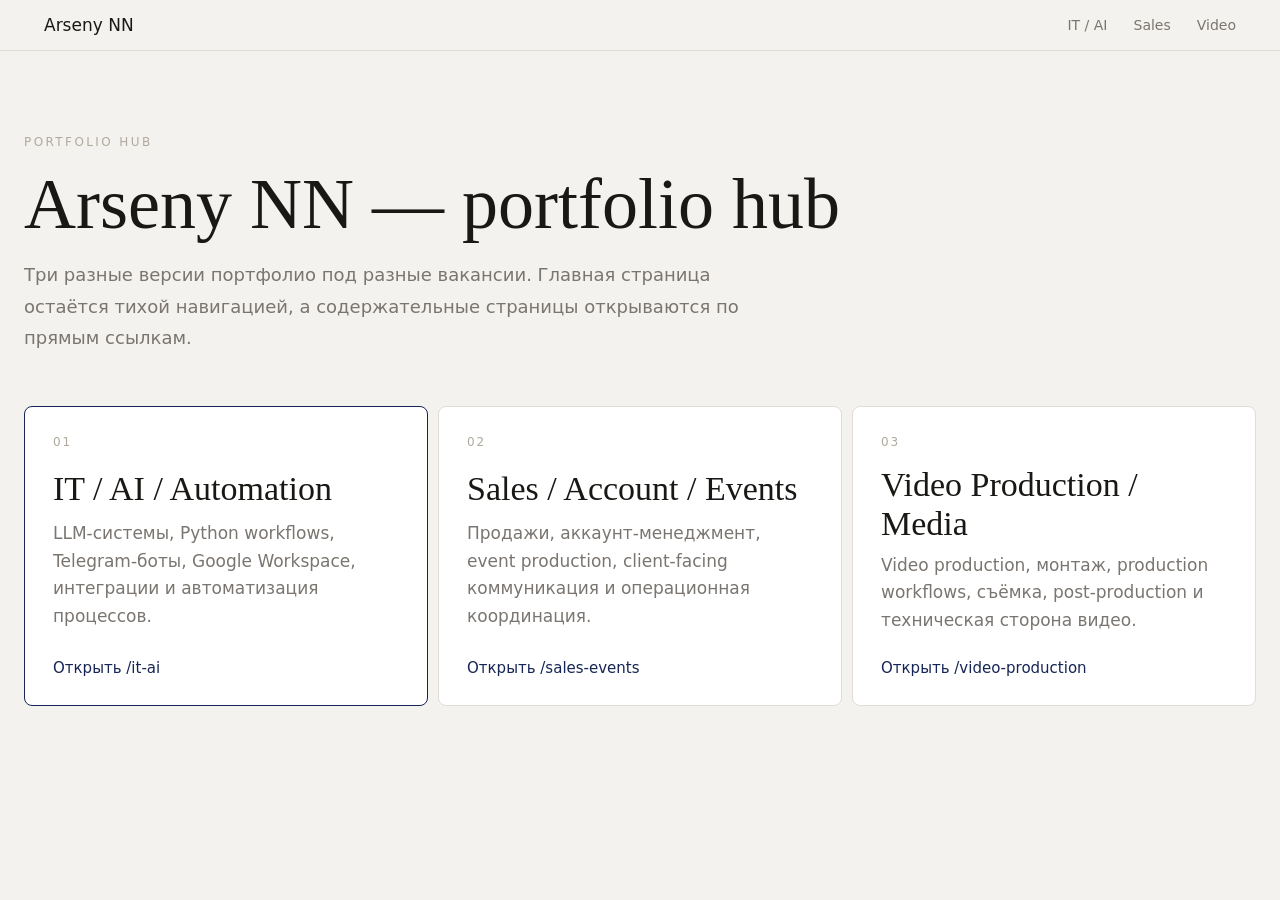
<file: index.html>
<!doctype html>
<html lang="ru">
<head>
  <meta charset="utf-8">
  <meta name="viewport" content="width=device-width, initial-scale=1">
  <meta name="description" content="Portfolio Hub Arseny NN: IT / AI automation, sales and events, video production.">
  <meta property="og:title" content="Arseny NN — Portfolio Hub">
  <meta property="og:description" content="Три направления портфолио: IT / AI / Automation, Sales / Account / Events, Video Production.">
  <meta property="og:type" content="website">
  <title>Arseny NN — Portfolio Hub</title>
  <link rel="icon" href="/favicon.ico" sizes="any">
  <link rel="icon" type="image/png" sizes="32x32" href="/favicon-32x32.png">
  <link rel="icon" type="image/png" sizes="16x16" href="/favicon-16x16.png">
  <link rel="apple-touch-icon" href="/apple-touch-icon.png">
  <link rel="stylesheet" href="css/style.css?v=20261101-cover-fit">
</head>
<body class="hub-page">
  <nav class="site-nav" aria-label="Основная навигация">
    <a class="brand" href="/">
      Arseny NN
    </a>
    <div class="nav-actions">
      <a href="/it-ai/">IT / AI</a>
      <a href="/sales-events/">Sales</a>
      <a href="/video-production/">Video</a>
    </div>
  </nav>

  <main class="hub-main">
    <section class="hub-hero" aria-labelledby="hub-title">
      <p class="eyebrow">Portfolio Hub</p>
      <h1 id="hub-title">Arseny NN — portfolio hub</h1>
      <p class="hub-lead">Три разные версии портфолио под разные вакансии. Главная страница остаётся тихой навигацией, а содержательные страницы открываются по прямым ссылкам.</p>
    </section>

    <section class="hub-grid" aria-label="Направления портфолио">
      <a class="hub-card primary" href="/it-ai/">
        <span class="card-kicker">01</span>
        <h2>IT / AI / Automation</h2>
        <p>LLM-системы, Python workflows, Telegram-боты, Google Workspace, интеграции и автоматизация процессов.</p>
        <span class="card-link">Открыть /it-ai</span>
      </a>

      <a class="hub-card" href="/sales-events/">
        <span class="card-kicker">02</span>
        <h2>Sales / Account / Events</h2>
        <p>Продажи, аккаунт-менеджмент, event production, client-facing коммуникация и операционная координация.</p>
        <span class="card-link">Открыть /sales-events</span>
      </a>

      <a class="hub-card" href="/video-production/">
        <span class="card-kicker">03</span>
        <h2>Video Production / Media</h2>
        <p>Video production, монтаж, production workflows, съёмка, post-production и техническая сторона видео.</p>
        <span class="card-link">Открыть /video-production</span>
      </a>
    </section>
  </main>
</body>
</html>
</file>
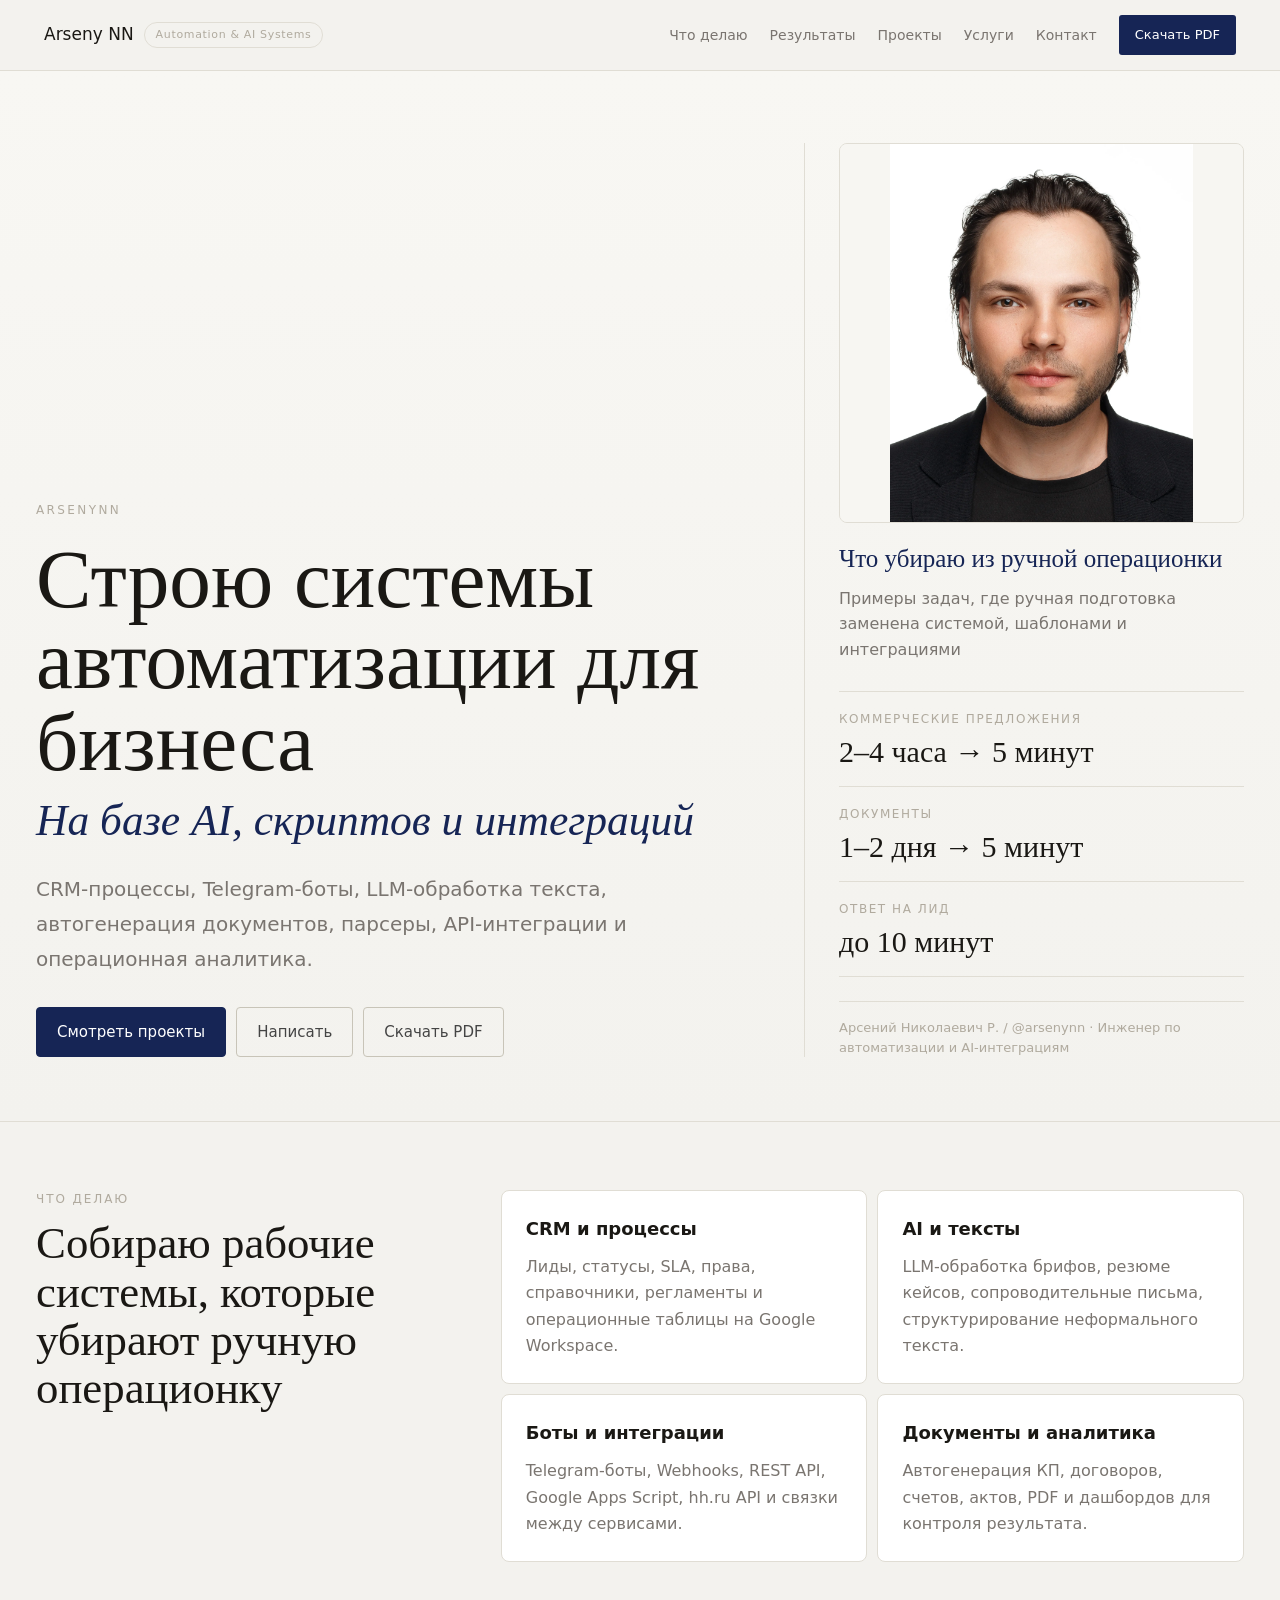
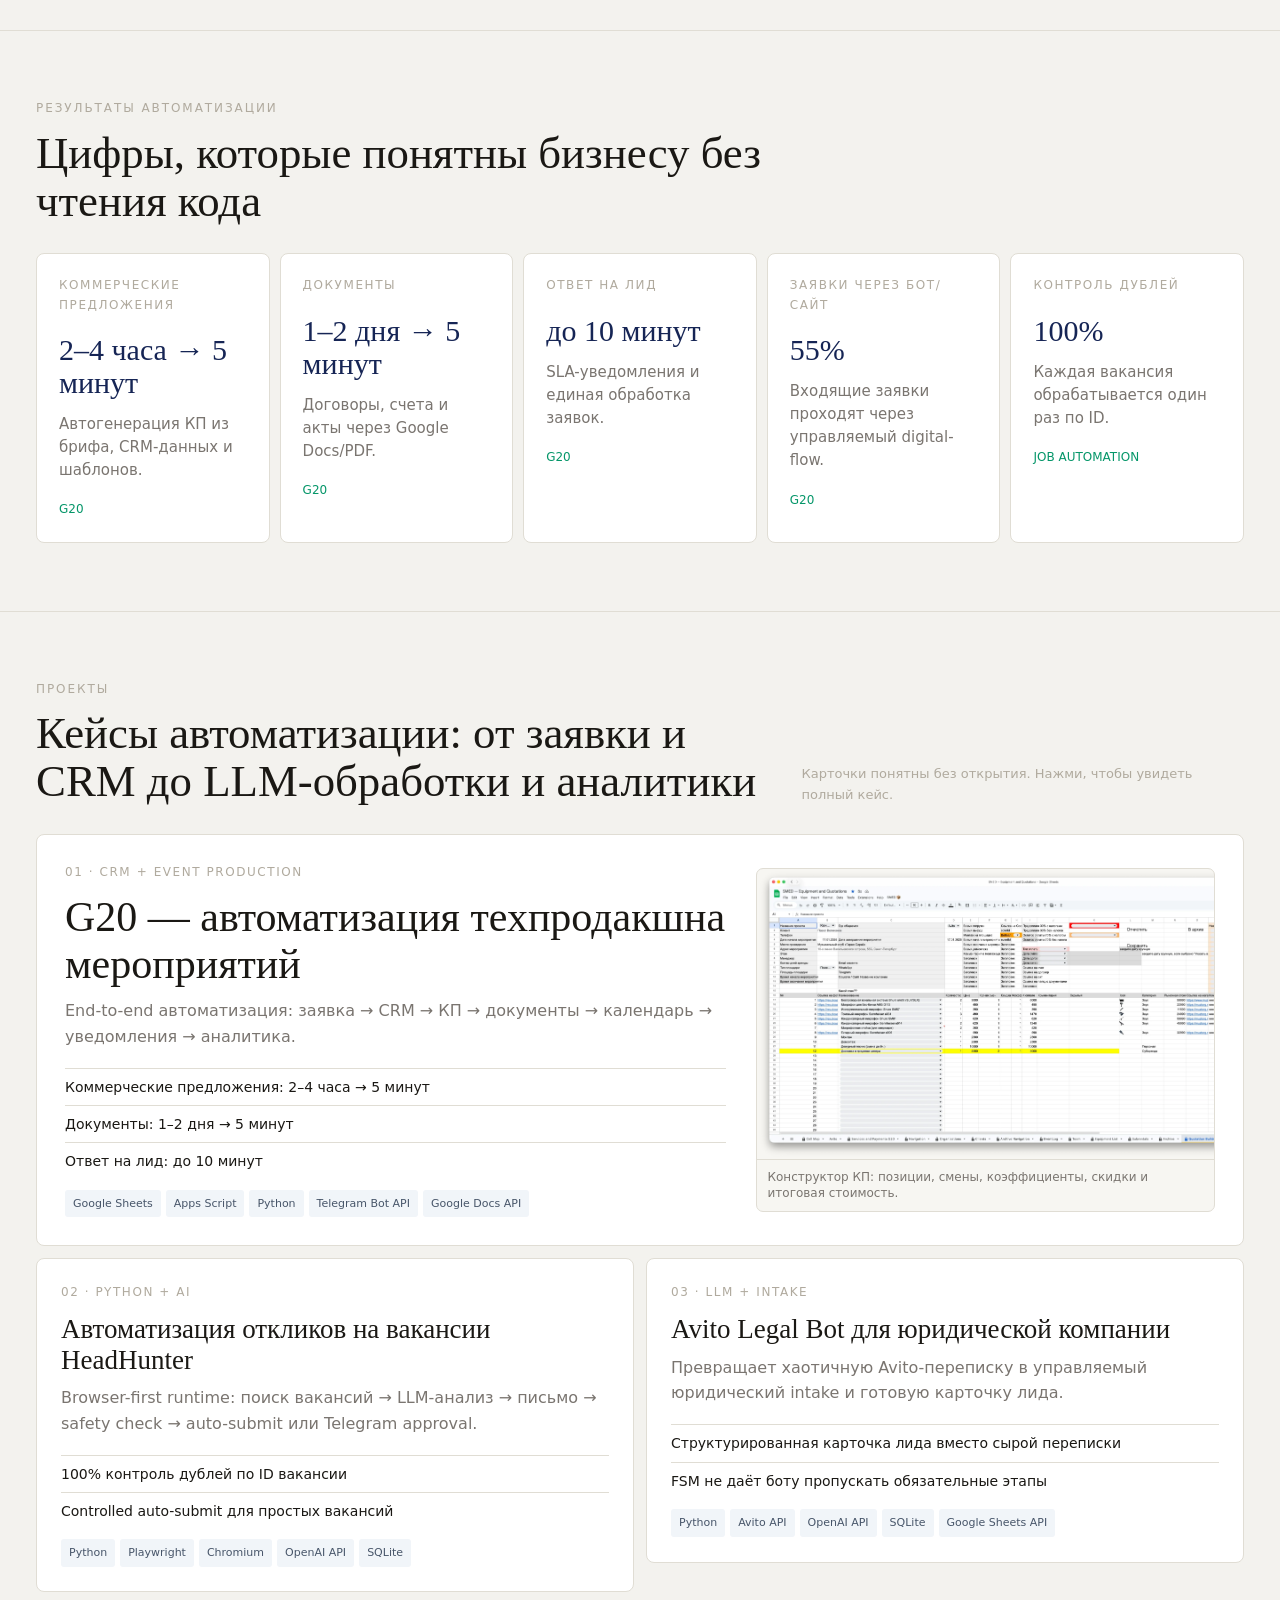
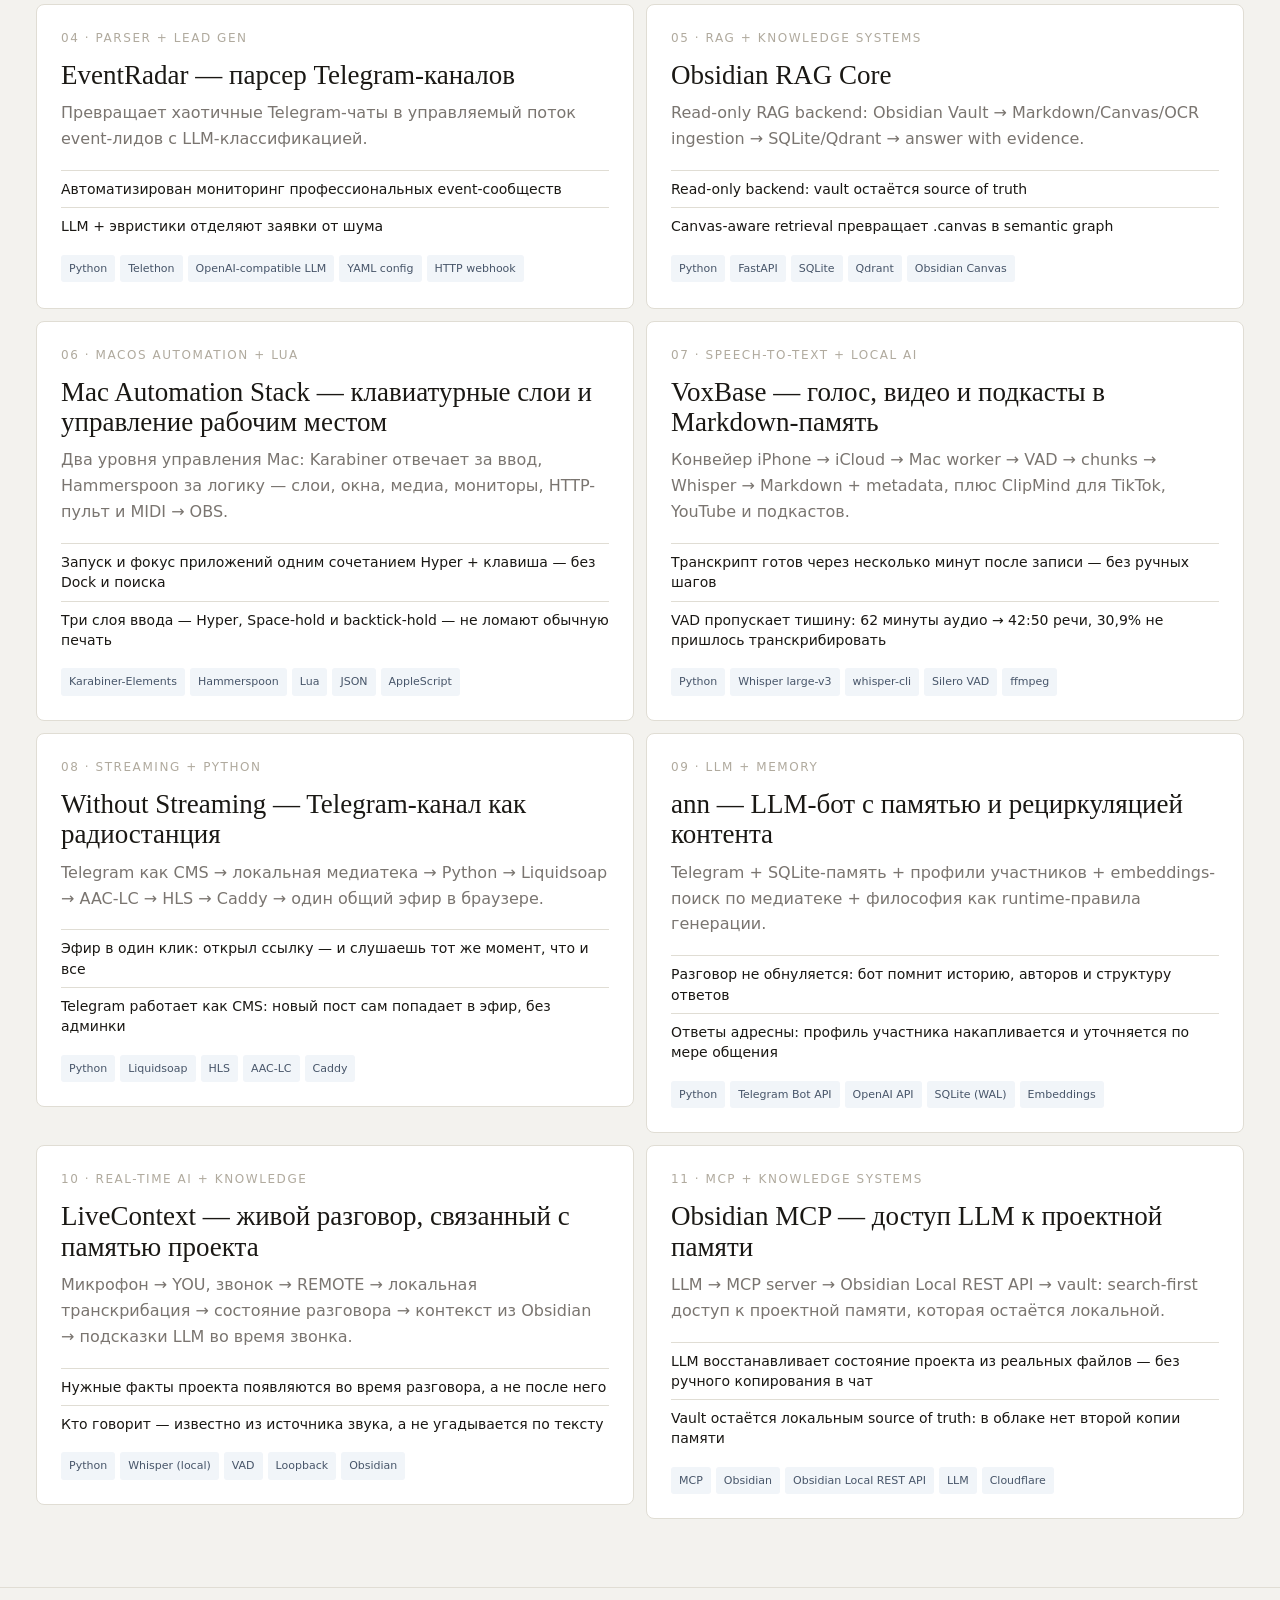
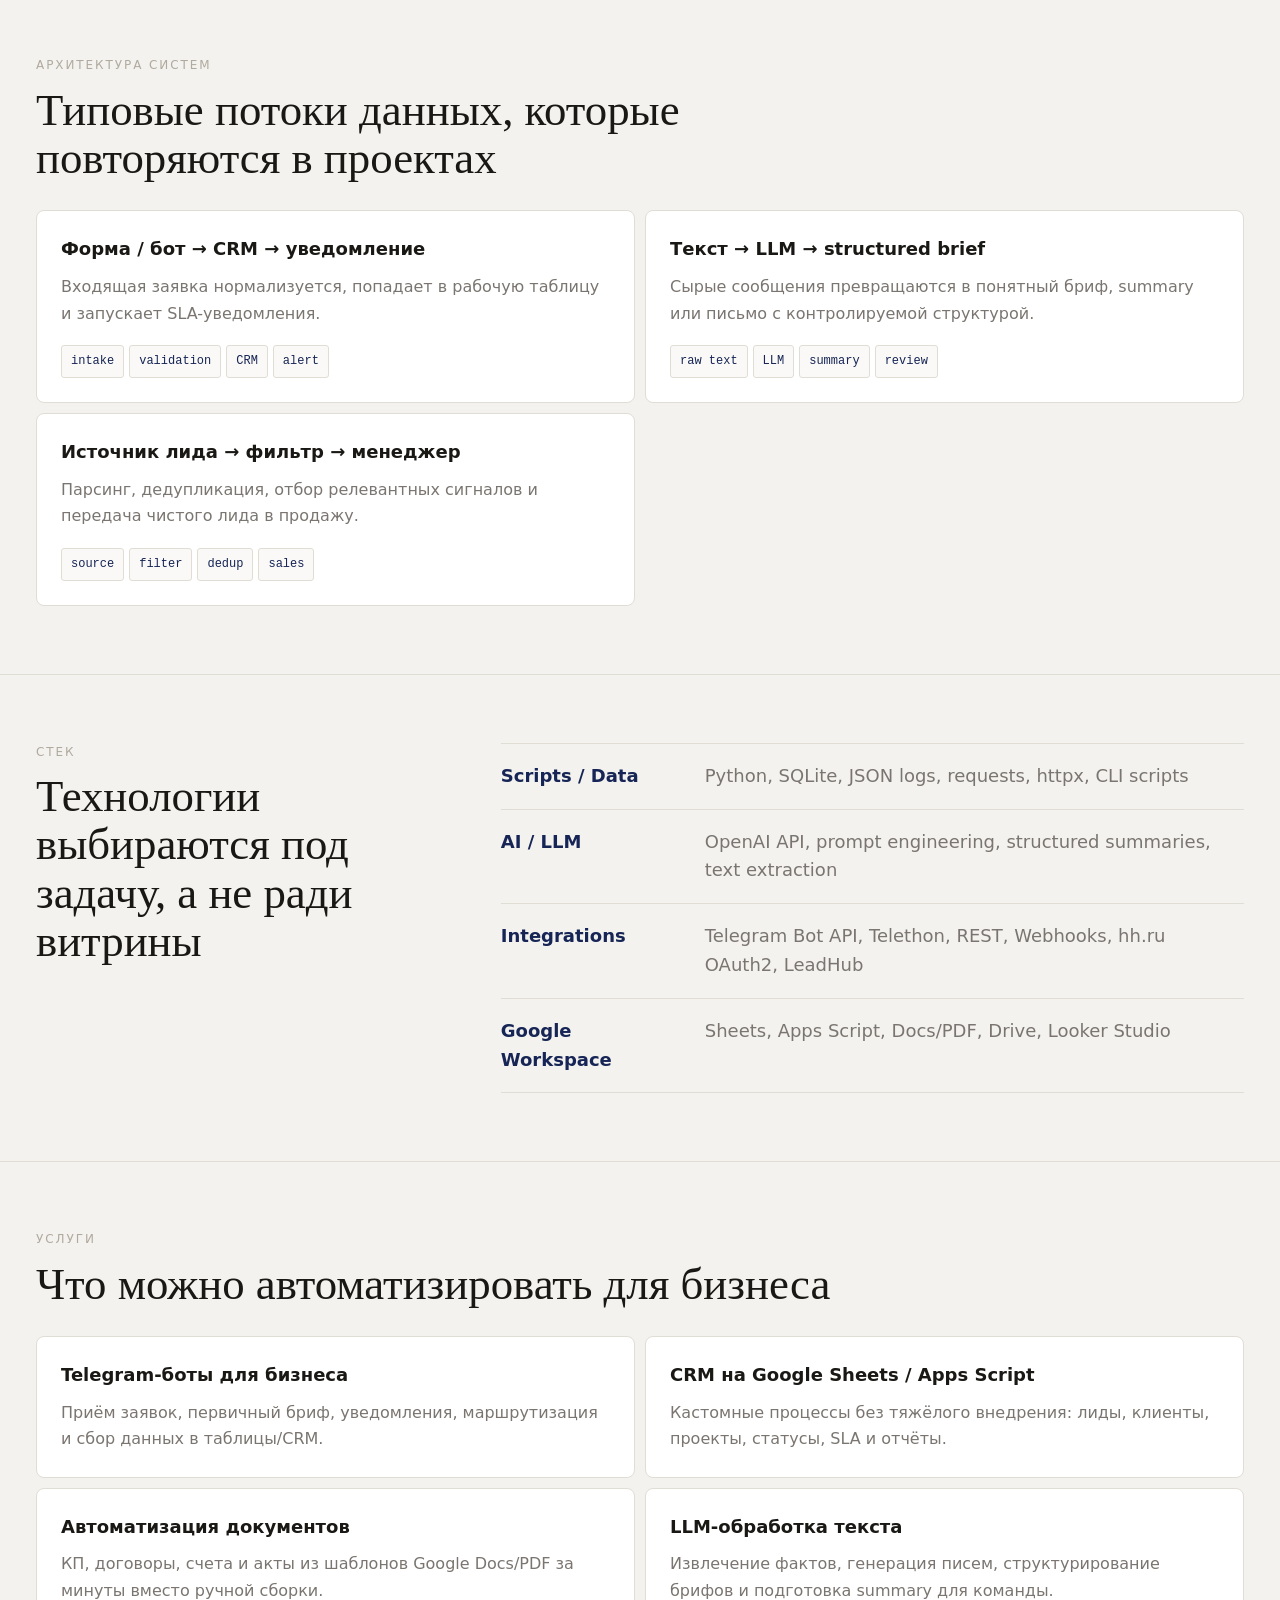
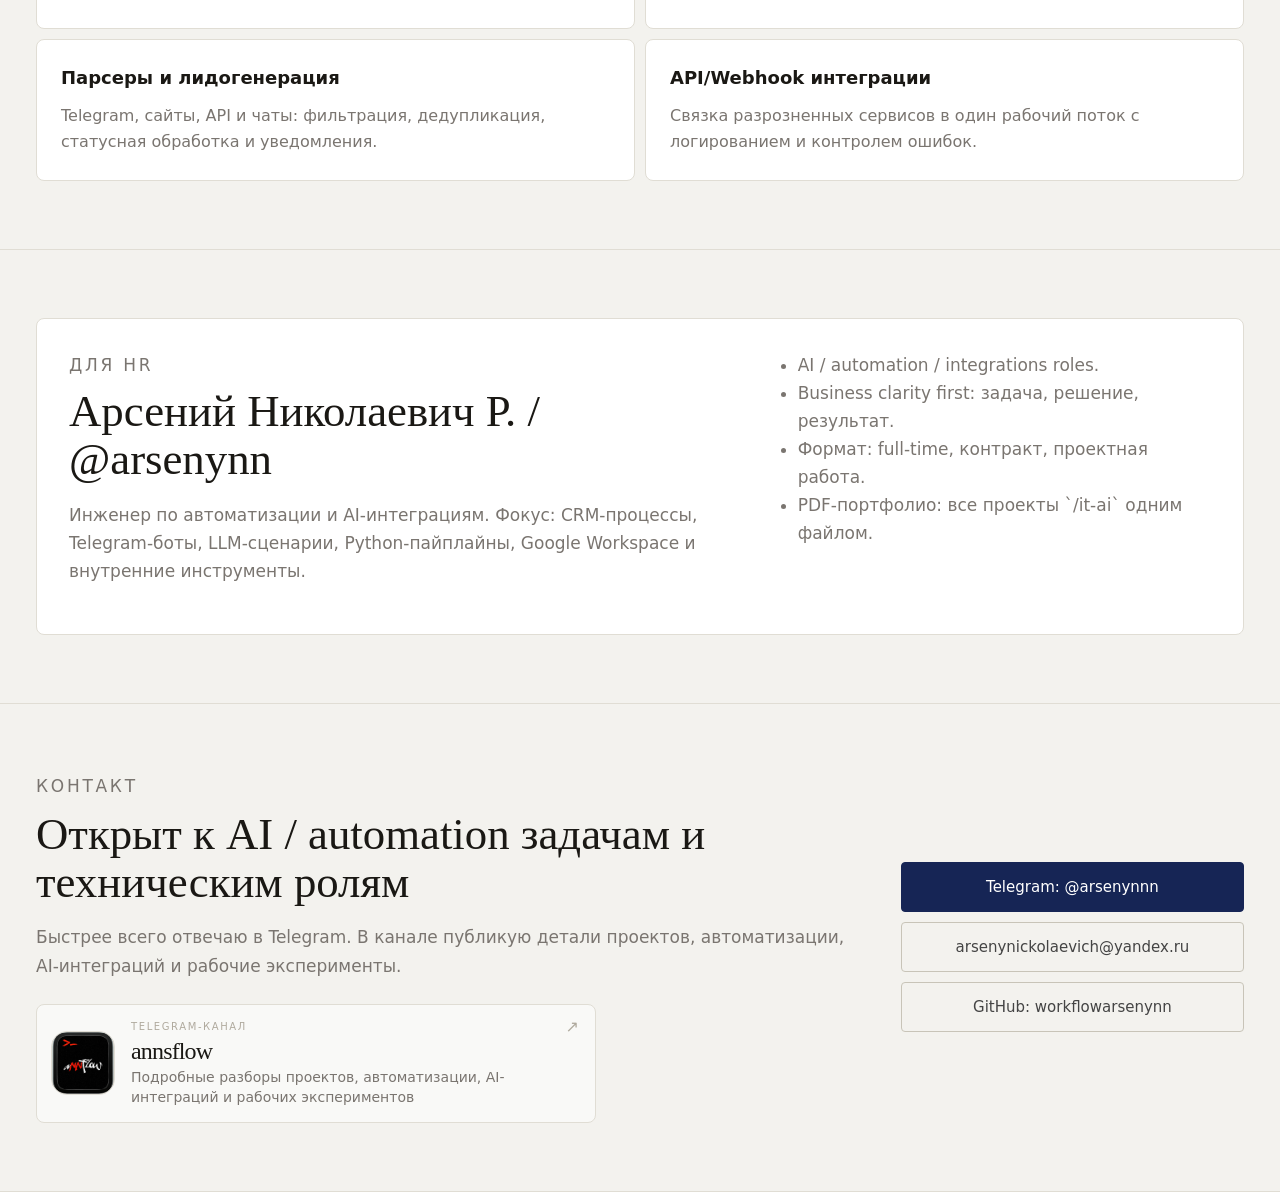
<file: it-ai/index.html>
<!doctype html>
<html lang="ru">
<head>
  <meta charset="utf-8">
  <meta name="viewport" content="width=device-width, initial-scale=1">
  <meta name="description" content="Портфолио arsenynn: автоматизация бизнеса, CRM на Google Sheets, Telegram-боты, OpenAI API, LLM-сценарии, автогенерация документов, парсеры и аналитика. Кейсы: КП 2–4 часа → 5 минут, документы 1–2 дня → 5 минут, контроль дублей 100%.">
  <meta name="robots" content="index,follow">
  <link rel="canonical" href="https://portfolio.arsenynn.com/it-ai/">
  <meta property="og:title" content="Arseny NN — инженер по автоматизации и AI-интеграциям">
  <meta property="og:description" content="AI / automation портфолио: CRM, Telegram-боты, LLM-обработка, документы, парсеры, API-интеграции и операционная аналитика.">
  <meta property="og:type" content="website">
  <meta property="og:url" content="https://portfolio.arsenynn.com/it-ai/">
  <title>Arseny NN — инженер по автоматизации и AI-интеграциям</title>
  <link rel="icon" href="/favicon.ico" sizes="any">
  <link rel="icon" type="image/png" sizes="32x32" href="/favicon-32x32.png">
  <link rel="icon" type="image/png" sizes="16x16" href="/favicon-16x16.png">
  <link rel="apple-touch-icon" href="/apple-touch-icon.png">
  <link rel="stylesheet" href="../css/style.css?v=20261101-cover-fit">
</head>
<body class="ai-page">
  <nav class="site-nav ai-nav" aria-label="Основная навигация">
    <a class="brand" href="/">Arseny NN</a>
    <span class="nav-badge">Automation & AI Systems</span>
    <div class="nav-actions">
      <a href="#what">Что делаю</a>
      <a href="#results">Результаты</a>
      <a href="#projects">Проекты</a>
      <a href="#services">Услуги</a>
      <a href="#contact">Контакт</a>
      <a class="nav-print" href="../downloads/it-ai-portfolio.pdf?v=20261101-cover-fit">Скачать PDF</a>
    </div>
  </nav>

  <main>
    <section id="hero" class="ai-hero">
      <div class="ai-container hero-layout">
        <div class="hero-copy-block">
          <p class="eyebrow">arsenynn</p>
          <h1>Строю системы автоматизации для бизнеса</h1>
          <p class="hero-subtitle">На базе AI, скриптов и интеграций</p>
          <p class="hero-description">CRM-процессы, Telegram-боты, LLM-обработка текста, автогенерация документов, парсеры, API-интеграции и операционная аналитика.</p>
          <div class="hero-actions">
            <a class="button button-primary" href="#projects">Смотреть проекты</a>
            <a class="button" href="https://t.me/arsenynnn" target="_blank" rel="noopener">Написать</a>
            <a class="button" href="../downloads/it-ai-portfolio.pdf?v=20261101-cover-fit">Скачать PDF</a>
          </div>
        </div>
        <aside class="hero-proof" aria-label="Ключевые результаты">
          <figure class="hero-portrait-card" aria-hidden="true">
            <img src="../images/photo/hero-portrait.webp" alt="" loading="eager">
          </figure>
          <p class="proof-label">Что убираю из ручной операционки</p>
          <p class="proof-role">Примеры задач, где ручная подготовка заменена системой, шаблонами и интеграциями</p>
          <div class="hero-result-list">
            <div><span>Коммерческие предложения</span><strong>2–4 часа → 5 минут</strong></div>
            <div><span>Документы</span><strong>1–2 дня → 5 минут</strong></div>
            <div><span>Ответ на лид</span><strong>до 10 минут</strong></div>
          </div>
          <p class="proof-person">Арсений Николаевич Р. / @arsenynn · Инженер по автоматизации и AI-интеграциям</p>
        </aside>
      </div>
    </section>

    <section id="what" class="ai-section">
      <div class="ai-container two-column">
        <div>
          <p class="section-label">Что делаю</p>
          <h2>Собираю рабочие системы, которые убирают ручную операционку</h2>
        </div>
        <div class="capability-grid">
          <article><h3>CRM и процессы</h3><p>Лиды, статусы, SLA, права, справочники, регламенты и операционные таблицы на Google Workspace.</p></article>
          <article><h3>AI и тексты</h3><p>LLM-обработка брифов, резюме кейсов, сопроводительные письма, структурирование неформального текста.</p></article>
          <article><h3>Боты и интеграции</h3><p>Telegram-боты, Webhooks, REST API, Google Apps Script, hh.ru API и связки между сервисами.</p></article>
          <article><h3>Документы и аналитика</h3><p>Автогенерация КП, договоров, счетов, актов, PDF и дашбордов для контроля результата.</p></article>
        </div>
      </div>
    </section>

    <section id="results" class="ai-section results-section">
      <div class="ai-container">
        <div class="section-head editorial">
          <div>
            <p class="section-label">Результаты автоматизации</p>
            <h2>Цифры, которые понятны бизнесу без чтения кода</h2>
          </div>
        </div>
        <div id="results-strip" class="premium-results" aria-label="Ключевые метрики"></div>
      </div>
    </section>

    <section id="projects" class="ai-section">
      <div class="ai-container">
        <div class="section-head editorial">
          <div>
            <p class="section-label">Проекты</p>
            <h2>Кейсы автоматизации: от заявки и CRM до LLM-обработки и аналитики</h2>
          </div>
          <p class="section-hint">Карточки понятны без открытия. Нажми, чтобы увидеть полный кейс.</p>
        </div>
        <div id="project-grid" class="case-grid"></div>
      </div>
    </section>

    <section id="case-detail" class="case-detail" aria-live="polite">
      <div class="ai-container">
        <div id="case-detail-content"></div>
      </div>
    </section>

    <section id="architecture" class="ai-section architecture-premium">
      <div class="ai-container">
        <p class="section-label">Архитектура систем</p>
        <h2>Типовые потоки данных, которые повторяются в проектах</h2>
        <div class="architecture-grid">
          <article><h3>Форма / бот → CRM → уведомление</h3><p>Входящая заявка нормализуется, попадает в рабочую таблицу и запускает SLA-уведомления.</p><div class="mini-flow"><span>intake</span><span>validation</span><span>CRM</span><span>alert</span></div></article>
          <article><h3>Текст → LLM → structured brief</h3><p>Сырые сообщения превращаются в понятный бриф, summary или письмо с контролируемой структурой.</p><div class="mini-flow"><span>raw text</span><span>LLM</span><span>summary</span><span>review</span></div></article>
          <article><h3>Источник лида → фильтр → менеджер</h3><p>Парсинг, дедупликация, отбор релевантных сигналов и передача чистого лида в продажу.</p><div class="mini-flow"><span>source</span><span>filter</span><span>dedup</span><span>sales</span></div></article>
        </div>
      </div>
    </section>

    <section id="stack" class="ai-section stack-premium">
      <div class="ai-container two-column">
        <div>
          <p class="section-label">Стек</p>
          <h2>Технологии выбираются под задачу, а не ради витрины</h2>
        </div>
        <div class="stack-columns">
          <div><span>Scripts / Data</span><p>Python, SQLite, JSON logs, requests, httpx, CLI scripts</p></div>
          <div><span>AI / LLM</span><p>OpenAI API, prompt engineering, structured summaries, text extraction</p></div>
          <div><span>Integrations</span><p>Telegram Bot API, Telethon, REST, Webhooks, hh.ru OAuth2, LeadHub</p></div>
          <div><span>Google Workspace</span><p>Sheets, Apps Script, Docs/PDF, Drive, Looker Studio</p></div>
        </div>
      </div>
    </section>

    <section id="services" class="ai-section services-section">
      <div class="ai-container">
        <p class="section-label">Услуги</p>
        <h2>Что можно автоматизировать для бизнеса</h2>
        <div class="services-grid">
          <article><h3>Telegram-боты для бизнеса</h3><p>Приём заявок, первичный бриф, уведомления, маршрутизация и сбор данных в таблицы/CRM.</p></article>
          <article><h3>CRM на Google Sheets / Apps Script</h3><p>Кастомные процессы без тяжёлого внедрения: лиды, клиенты, проекты, статусы, SLA и отчёты.</p></article>
          <article><h3>Автоматизация документов</h3><p>КП, договоры, счета и акты из шаблонов Google Docs/PDF за минуты вместо ручной сборки.</p></article>
          <article><h3>LLM-обработка текста</h3><p>Извлечение фактов, генерация писем, структурирование брифов и подготовка summary для команды.</p></article>
          <article><h3>Парсеры и лидогенерация</h3><p>Telegram, сайты, API и чаты: фильтрация, дедупликация, статусная обработка и уведомления.</p></article>
          <article><h3>API/Webhook интеграции</h3><p>Связка разрозненных сервисов в один рабочий поток с логированием и контролем ошибок.</p></article>
        </div>
      </div>
    </section>

    <section id="resume" class="ai-section resume-section">
      <div class="ai-container resume-card">
        <div>
          <p class="section-label">Для HR</p>
          <h2>Арсений Николаевич Р. / @arsenynn</h2>
          <p>Инженер по автоматизации и AI-интеграциям. Фокус: CRM-процессы, Telegram-боты, LLM-сценарии, Python-пайплайны, Google Workspace и внутренние инструменты.</p>
        </div>
        <ul>
          <li>AI / automation / integrations roles.</li>
          <li>Business clarity first: задача, решение, результат.</li>
          <li>Формат: full-time, контракт, проектная работа.</li>
          <li>PDF-портфолио: все проекты `/it-ai` одним файлом.</li>
        </ul>
      </div>
    </section>

    <section id="contact" class="ai-section contact-premium">
      <div class="ai-container contact-layout">
        <div>
          <p class="section-label">Контакт</p>
          <h2>Открыт к AI / automation задачам и техническим ролям</h2>
          <p>Быстрее всего отвечаю в Telegram. В канале публикую детали проектов, автоматизации, AI-интеграций и рабочие эксперименты.</p>
          <a class="channel-card" href="https://t.me/annsflow" target="_blank" rel="noopener" aria-label="Открыть Telegram-канал annsflow">
            <img src="../images/annflow/final_1.webp" alt="Логотип Telegram-канала annsflow" loading="lazy">
            <span class="channel-copy">
              <span class="channel-label">Telegram-канал</span>
              <strong>annsflow</strong>
              <span>Подробные разборы проектов, автоматизации, AI-интеграций и рабочих экспериментов</span>
            </span>
            <span class="channel-arrow" aria-hidden="true">↗</span>
          </a>
        </div>
        <div class="contact-list">
          <a class="button button-primary" href="https://t.me/arsenynnn" target="_blank" rel="noopener">Telegram: @arsenynnn</a>
          <a class="button" href="mailto:arsenynickolaevich@yandex.ru">arsenynickolaevich@yandex.ru</a>
          <a class="button" href="https://github.com/workflowarsenynn" target="_blank" rel="noopener">GitHub: workflowarsenynn</a>
        </div>
      </div>
    </section>

    <section id="pdf-export" class="pdf-export" aria-label="PDF версия портфолио"></section>
  </main>

  <script src="../js/main.js?v=20261101-cover-fit"></script>
</body>
</html>
</file>
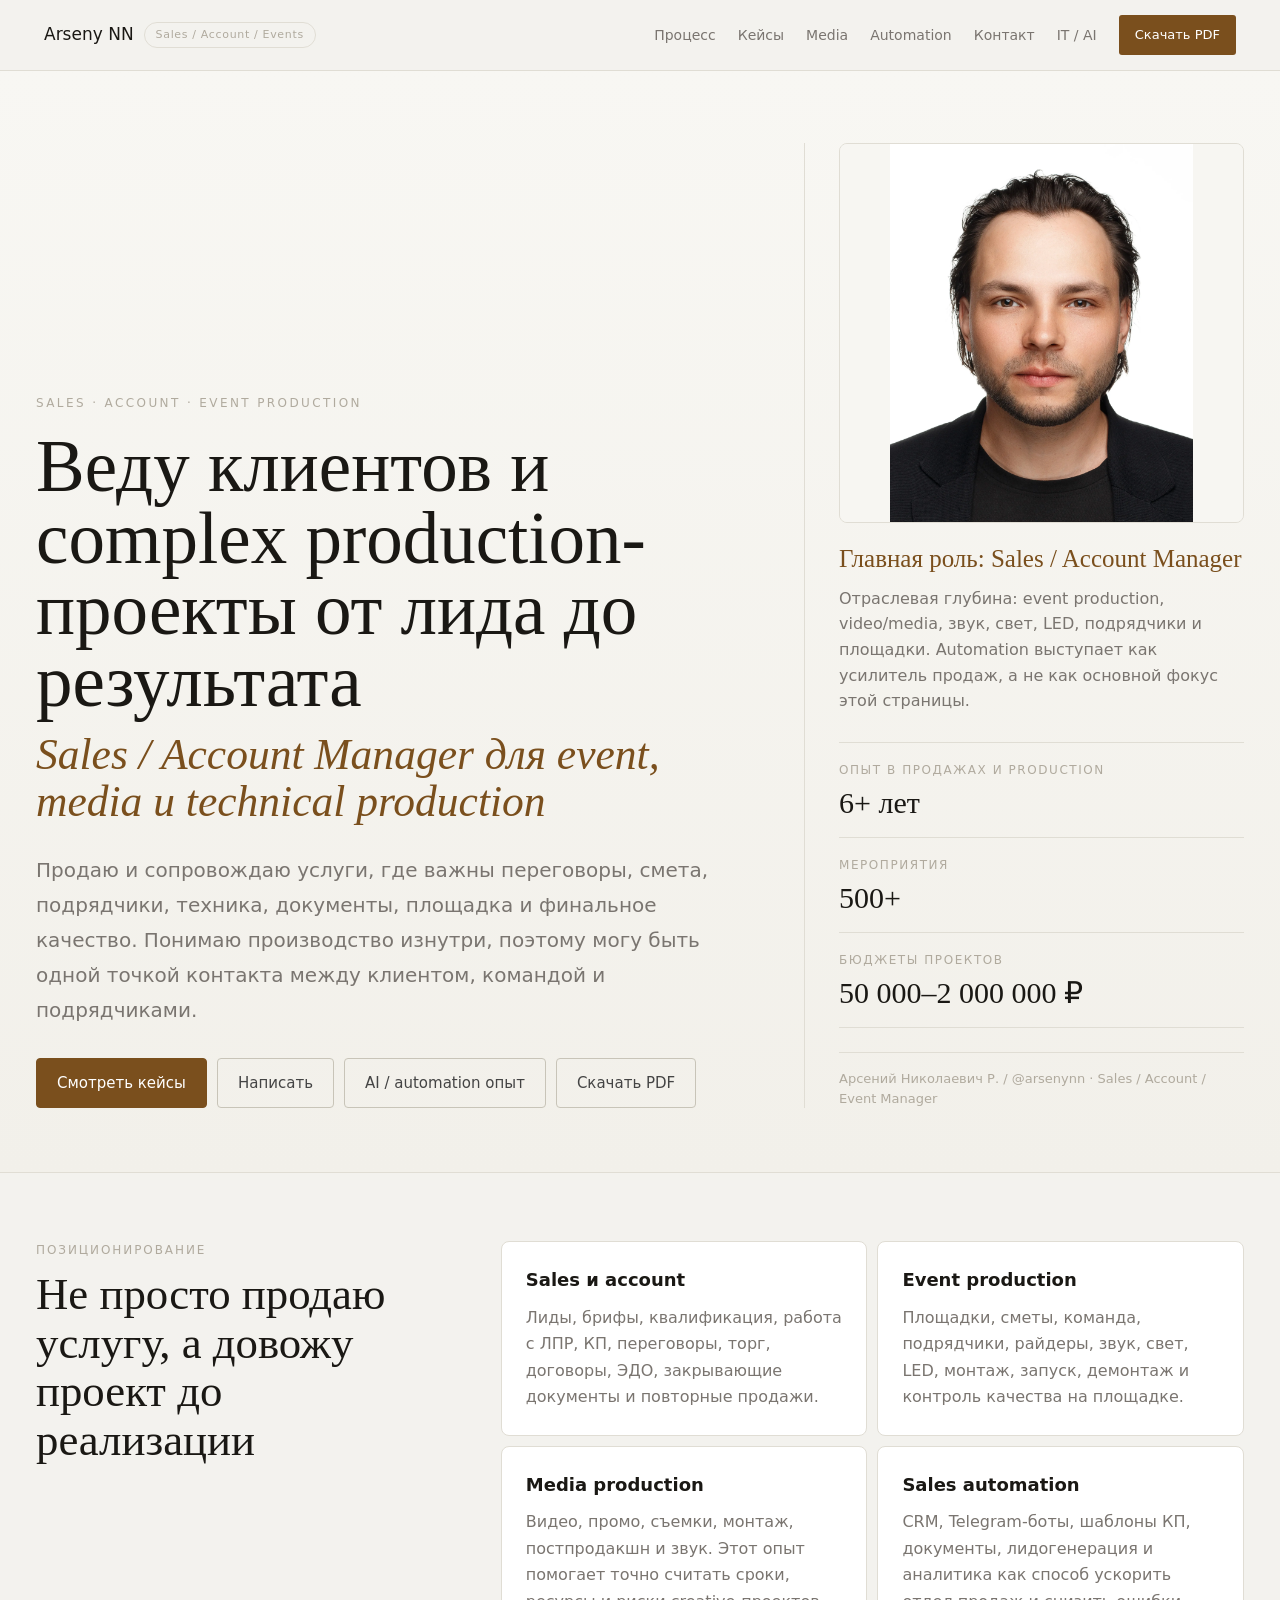
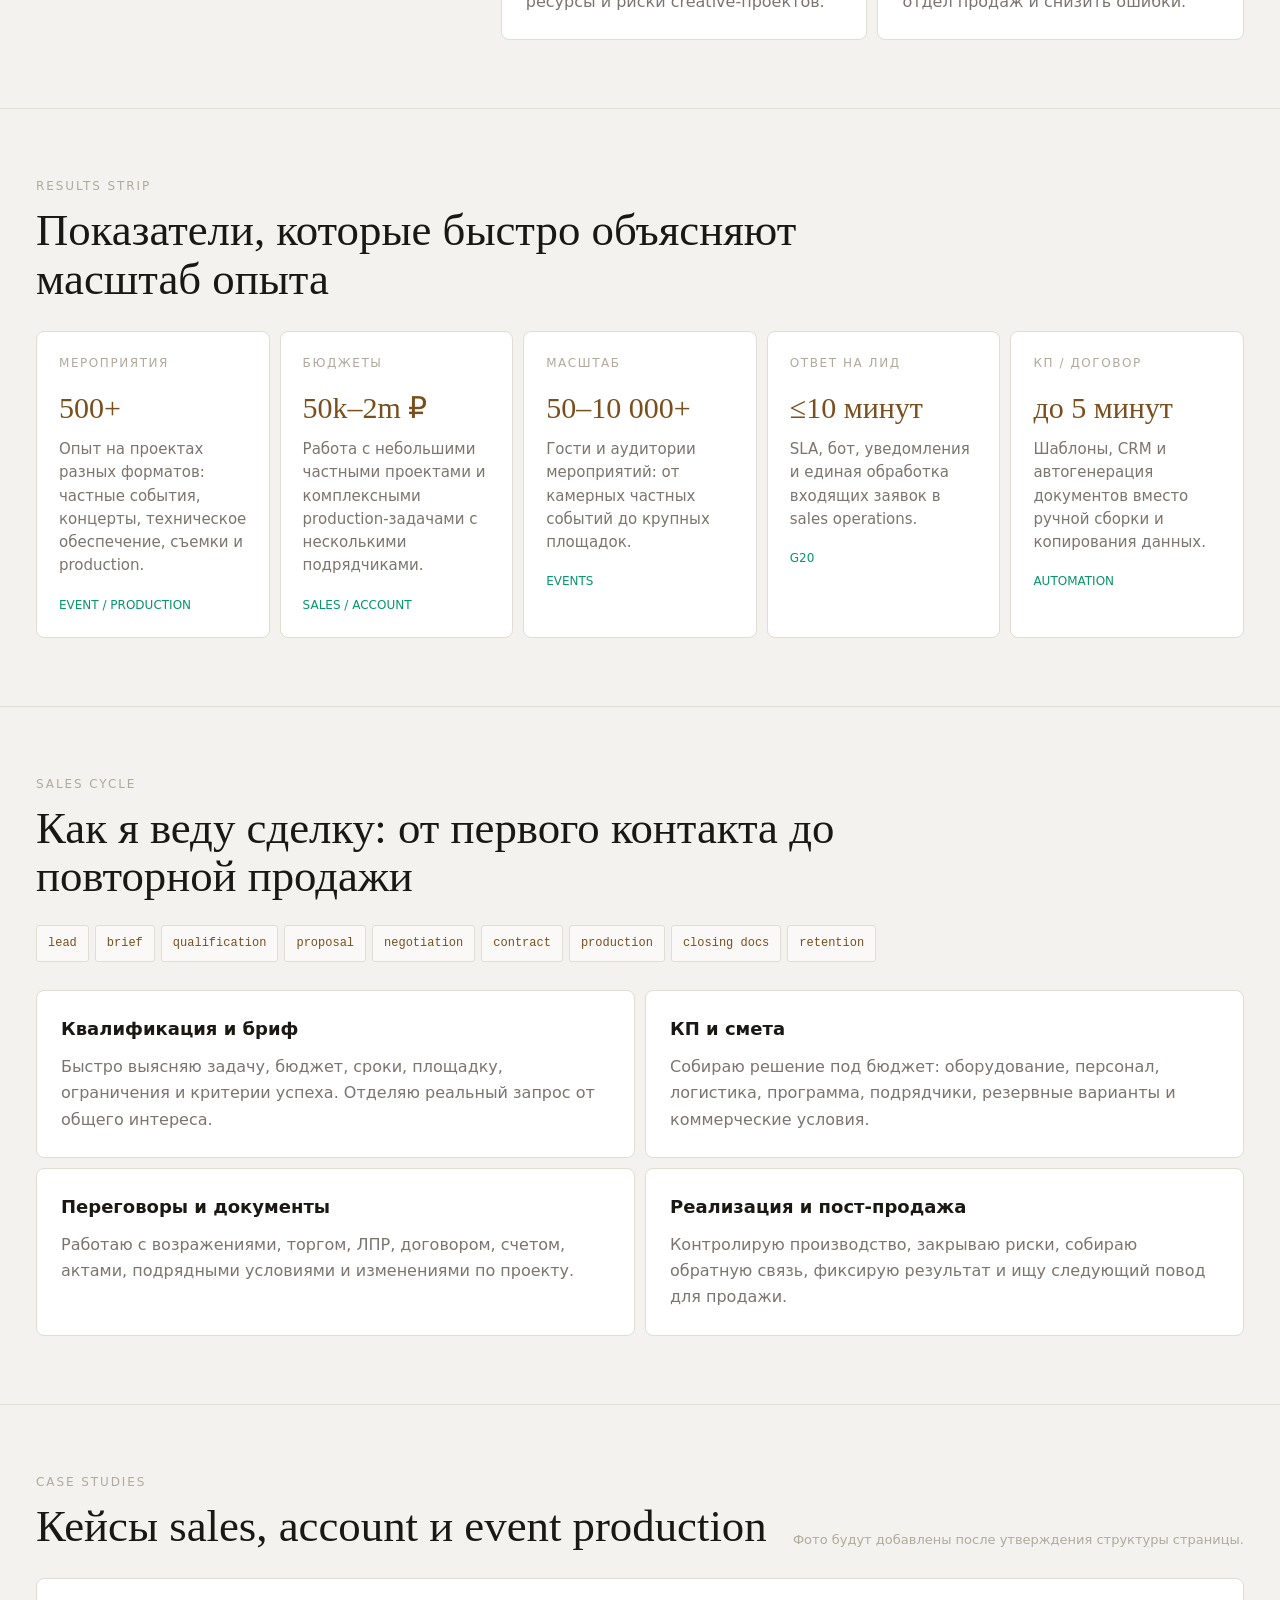
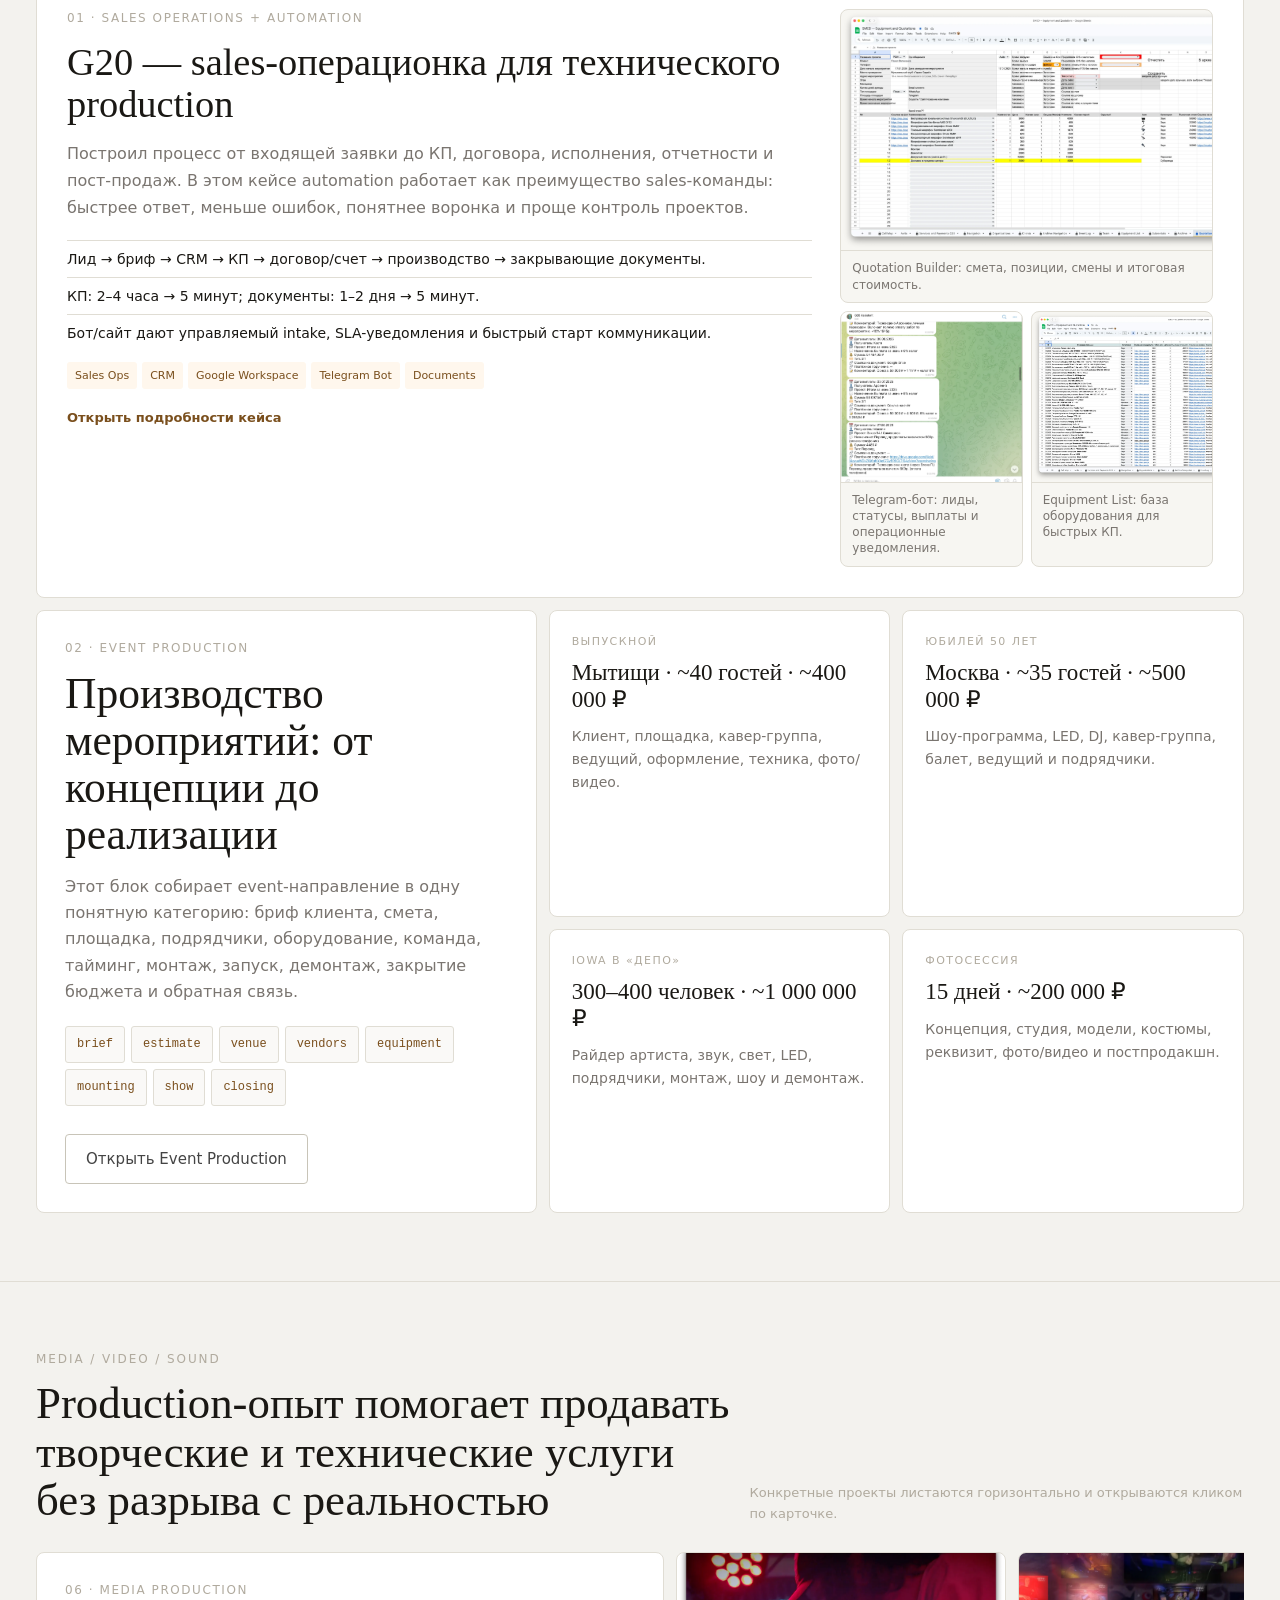
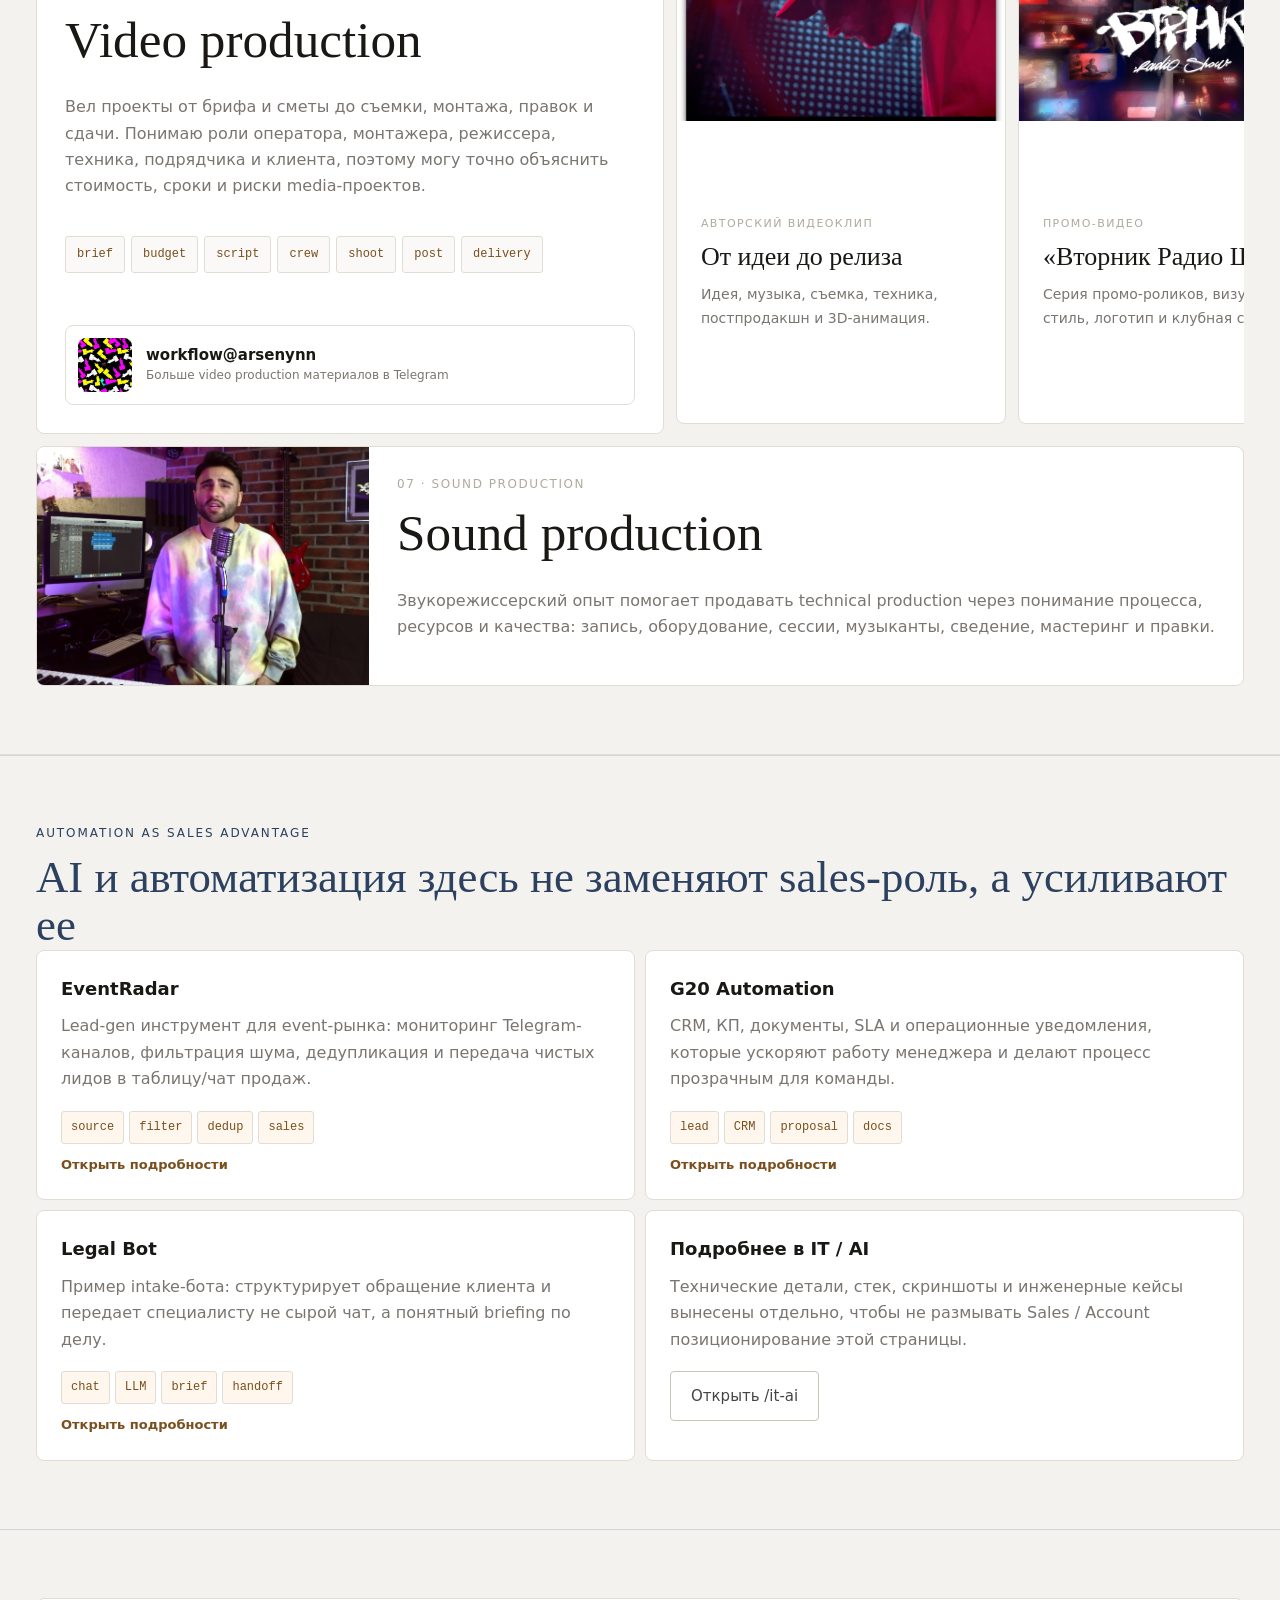
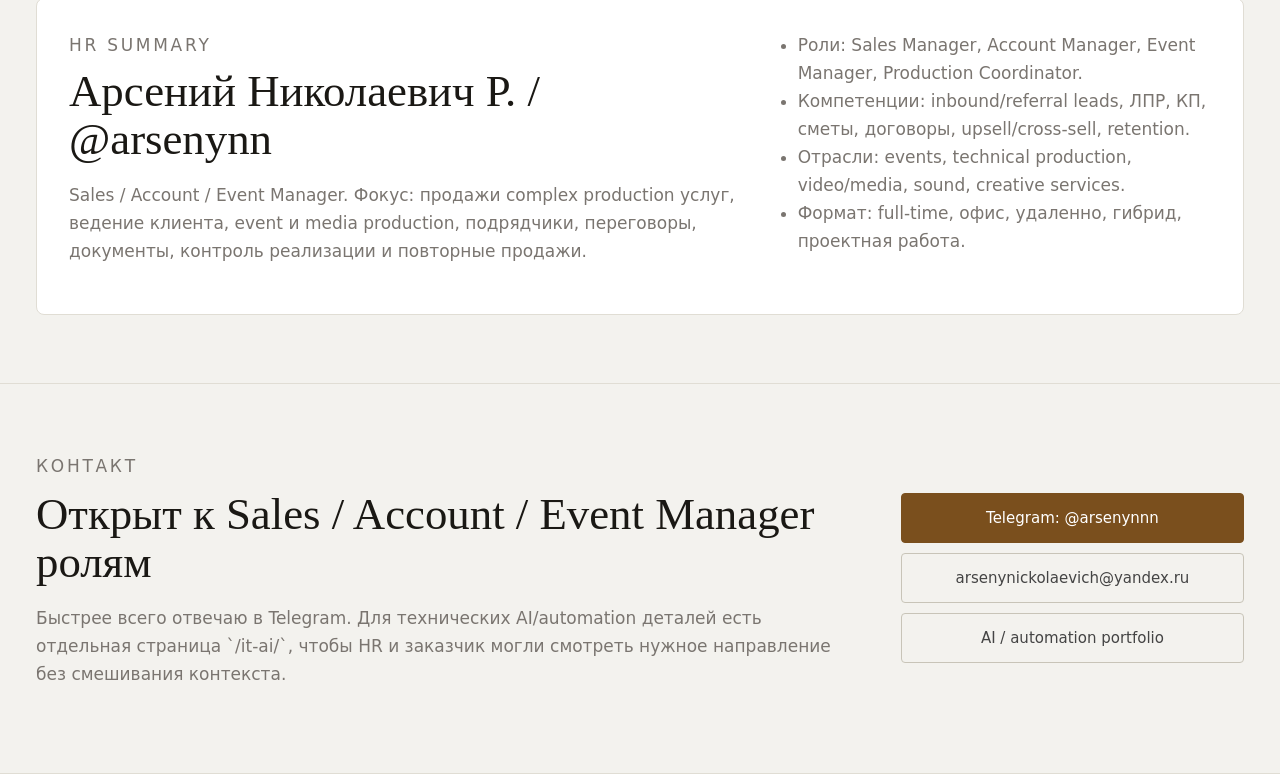
<file: sales-events/index.html>
<!doctype html>
<html lang="ru">
<head>
  <meta charset="utf-8">
  <meta name="viewport" content="width=device-width, initial-scale=1">
  <meta name="description" content="Портфолио Arseny NN для ролей Sales Manager, Account Manager и Event Manager: продажи complex production услуг, ведение клиентов, event production, media production и автоматизация sales operations.">
  <meta name="robots" content="index,follow">
  <link rel="canonical" href="https://portfolio.arsenynn.com/sales-events/">
  <meta property="og:title" content="Arseny NN — Sales / Account / Events Portfolio">
  <meta property="og:description" content="Sales / Account Manager для event, production и media-проектов: лиды, КП, переговоры, договоры, реализация, закрывающие документы и повторные продажи.">
  <meta property="og:type" content="website">
  <meta property="og:url" content="https://portfolio.arsenynn.com/sales-events/">
  <title>Arseny NN — Sales / Account / Events Portfolio</title>
  <link rel="icon" href="/favicon.ico" sizes="any">
  <link rel="icon" type="image/png" sizes="32x32" href="/favicon-32x32.png">
  <link rel="icon" type="image/png" sizes="16x16" href="/favicon-16x16.png">
  <link rel="apple-touch-icon" href="/apple-touch-icon.png">
  <link rel="stylesheet" href="../css/style.css?v=20261101-cover-fit">
</head>
<body class="ai-page sales-page">
  <nav class="site-nav ai-nav" aria-label="Основная навигация">
    <a class="brand" href="/">Arseny NN</a>
    <span class="nav-badge">Sales / Account / Events</span>
    <div class="nav-actions">
      <a href="#process">Процесс</a>
      <a href="#cases">Кейсы</a>
      <a href="#media">Media</a>
      <a href="#automation">Automation</a>
      <a href="#contact">Контакт</a>
      <a href="/it-ai/">IT / AI</a>
      <a class="nav-print" href="../downloads/sales-events-portfolio.pdf?v=20261101-cover-fit">Скачать PDF</a>
    </div>
  </nav>

  <main>
    <section id="hero" class="ai-hero sales-hero">
      <div class="ai-container hero-layout">
        <div class="hero-copy-block">
          <p class="eyebrow">Sales · Account · Event Production</p>
          <h1>Веду клиентов и complex production-проекты от лида до результата</h1>
          <p class="hero-subtitle">Sales / Account Manager для event, media и technical production</p>
          <p class="hero-description">Продаю и сопровождаю услуги, где важны переговоры, смета, подрядчики, техника, документы, площадка и финальное качество. Понимаю производство изнутри, поэтому могу быть одной точкой контакта между клиентом, командой и подрядчиками.</p>
          <div class="hero-actions">
            <a class="button button-primary" href="#cases">Смотреть кейсы</a>
            <a class="button" href="https://t.me/arsenynnn" target="_blank" rel="noopener">Написать</a>
            <a class="button" href="/it-ai/">AI / automation опыт</a>
            <a class="button" href="../downloads/sales-events-portfolio.pdf?v=20261101-cover-fit">Скачать PDF</a>
          </div>
        </div>
        <aside class="hero-proof" aria-label="Ключевые показатели Sales / Events">
          <figure class="hero-portrait-card" aria-hidden="true">
            <img src="../images/photo/hero-portrait.webp" alt="" loading="eager">
          </figure>
          <p class="proof-label">Главная роль: Sales / Account Manager</p>
          <p class="proof-role">Отраслевая глубина: event production, video/media, звук, свет, LED, подрядчики и площадки. Automation выступает как усилитель продаж, а не как основной фокус этой страницы.</p>
          <div class="hero-result-list">
            <div><span>Опыт в продажах и production</span><strong>6+ лет</strong></div>
            <div><span>Мероприятия</span><strong>500+</strong></div>
            <div><span>Бюджеты проектов</span><strong>50 000–2 000 000 ₽</strong></div>
          </div>
          <p class="proof-person">Арсений Николаевич Р. / @arsenynn · Sales / Account / Event Manager</p>
        </aside>
      </div>
    </section>

    <section id="positioning" class="ai-section">
      <div class="ai-container two-column">
        <div>
          <p class="section-label">Позиционирование</p>
          <h2>Не просто продаю услугу, а довожу проект до реализации</h2>
        </div>
        <div class="capability-grid">
          <article><h3>Sales и account</h3><p>Лиды, брифы, квалификация, работа с ЛПР, КП, переговоры, торг, договоры, ЭДО, закрывающие документы и повторные продажи.</p></article>
          <article><h3>Event production</h3><p>Площадки, сметы, команда, подрядчики, райдеры, звук, свет, LED, монтаж, запуск, демонтаж и контроль качества на площадке.</p></article>
          <article><h3>Media production</h3><p>Видео, промо, съемки, монтаж, постпродакшн и звук. Этот опыт помогает точно считать сроки, ресурсы и риски creative-проектов.</p></article>
          <article><h3>Sales automation</h3><p>CRM, Telegram-боты, шаблоны КП, документы, лидогенерация и аналитика как способ ускорить отдел продаж и снизить ошибки.</p></article>
        </div>
      </div>
    </section>

    <section id="results" class="ai-section results-section">
      <div class="ai-container">
        <div class="section-head editorial">
          <div>
            <p class="section-label">Results Strip</p>
            <h2>Показатели, которые быстро объясняют масштаб опыта</h2>
          </div>
        </div>
        <div class="premium-results sales-results" aria-label="Ключевые метрики Sales / Events">
          <article class="premium-result-card"><span>Мероприятия</span><strong>500+</strong><p>Опыт на проектах разных форматов: частные события, концерты, техническое обеспечение, съемки и production.</p><small>Event / Production</small></article>
          <article class="premium-result-card"><span>Бюджеты</span><strong>50k–2m ₽</strong><p>Работа с небольшими частными проектами и комплексными production-задачами с несколькими подрядчиками.</p><small>Sales / Account</small></article>
          <article class="premium-result-card"><span>Масштаб</span><strong>50–10 000+</strong><p>Гости и аудитории мероприятий: от камерных частных событий до крупных площадок.</p><small>Events</small></article>
          <article class="premium-result-card"><span>Ответ на лид</span><strong>≤10 минут</strong><p>SLA, бот, уведомления и единая обработка входящих заявок в sales operations.</p><small>G20</small></article>
          <article class="premium-result-card"><span>КП / договор</span><strong>до 5 минут</strong><p>Шаблоны, CRM и автогенерация документов вместо ручной сборки и копирования данных.</p><small>Automation</small></article>
        </div>
      </div>
    </section>

    <section id="process" class="ai-section sales-process-section">
      <div class="ai-container">
        <p class="section-label">Sales Cycle</p>
        <h2>Как я веду сделку: от первого контакта до повторной продажи</h2>
        <div class="sales-process">
          <span>lead</span>
          <span>brief</span>
          <span>qualification</span>
          <span>proposal</span>
          <span>negotiation</span>
          <span>contract</span>
          <span>production</span>
          <span>closing docs</span>
          <span>retention</span>
        </div>
        <div class="services-grid">
          <article><h3>Квалификация и бриф</h3><p>Быстро выясняю задачу, бюджет, сроки, площадку, ограничения и критерии успеха. Отделяю реальный запрос от общего интереса.</p></article>
          <article><h3>КП и смета</h3><p>Собираю решение под бюджет: оборудование, персонал, логистика, программа, подрядчики, резервные варианты и коммерческие условия.</p></article>
          <article><h3>Переговоры и документы</h3><p>Работаю с возражениями, торгом, ЛПР, договором, счетом, актами, подрядными условиями и изменениями по проекту.</p></article>
          <article><h3>Реализация и пост-продажа</h3><p>Контролирую производство, закрываю риски, собираю обратную связь, фиксирую результат и ищу следующий повод для продажи.</p></article>
        </div>
      </div>
    </section>

    <section id="cases" class="ai-section">
      <div class="ai-container">
        <div class="section-head editorial">
          <div>
            <p class="section-label">Case Studies</p>
            <h2>Кейсы sales, account и event production</h2>
          </div>
          <p class="section-hint">Фото будут добавлены после утверждения структуры страницы.</p>
        </div>

        <article class="sales-feature-case sales-clickable" data-sales-case="g20" tabindex="0" role="button" aria-label="Открыть подробности кейса G20">
          <div>
            <span class="case-category">01 · Sales Operations + Automation</span>
            <h3>G20 — sales-операционка для технического production</h3>
            <p>Построил процесс от входящей заявки до КП, договора, исполнения, отчетности и пост-продаж. В этом кейсе automation работает как преимущество sales-команды: быстрее ответ, меньше ошибок, понятнее воронка и проще контроль проектов.</p>
            <ul class="case-results">
              <li>Лид → бриф → CRM → КП → договор/счет → производство → закрывающие документы.</li>
              <li>КП: 2–4 часа → 5 минут; документы: 1–2 дня → 5 минут.</li>
              <li>Бот/сайт дают управляемый intake, SLA-уведомления и быстрый старт коммуникации.</li>
            </ul>
            <div class="case-stack"><span>Sales Ops</span><span>CRM</span><span>Google Workspace</span><span>Telegram Bot</span><span>Documents</span></div>
            <p class="sales-open-hint">Открыть подробности кейса</p>
          </div>
          <div class="sales-g20-proof" aria-label="Proof images G20">
            <figure class="sales-lightbox-figure" data-lightbox-src="../images/g20/quotation-builder.webp" data-lightbox-caption="Quotation Builder: смета, позиции, смены и итоговая стоимость." tabindex="0" role="button" aria-label="Открыть изображение G20 Quotation Builder">
              <img src="../images/g20/quotation-builder.webp" alt="Конструктор коммерческого предложения G20 в Google Sheets" loading="lazy">
              <figcaption>Quotation Builder: смета, позиции, смены и итоговая стоимость.</figcaption>
            </figure>
            <figure class="sales-lightbox-figure" data-lightbox-src="../images/g20/g20-assistant-telegram.webp" data-lightbox-caption="Telegram-бот: лиды, статусы, выплаты и операционные уведомления." tabindex="0" role="button" aria-label="Открыть изображение G20 Assistant">
              <img src="../images/g20/g20-assistant-telegram.webp" alt="Telegram-бот G20 Assistant с операционными уведомлениями" loading="lazy">
              <figcaption>Telegram-бот: лиды, статусы, выплаты и операционные уведомления.</figcaption>
            </figure>
            <figure class="sales-lightbox-figure" data-lightbox-src="../images/g20/equipment-list.webp" data-lightbox-caption="Equipment List: база оборудования для быстрых КП." tabindex="0" role="button" aria-label="Открыть изображение G20 Equipment List">
              <img src="../images/g20/equipment-list.webp" alt="Справочник оборудования G20" loading="lazy">
              <figcaption>Equipment List: база оборудования для быстрых КП.</figcaption>
            </figure>
          </div>
        </article>

        <article class="sales-event-category">
          <div class="sales-event-main">
            <span class="case-category">02 · Event Production</span>
            <h3>Производство мероприятий: от концепции до реализации</h3>
            <p>Этот блок собирает event-направление в одну понятную категорию: бриф клиента, смета, площадка, подрядчики, оборудование, команда, тайминг, монтаж, запуск, демонтаж, закрытие бюджета и обратная связь.</p>
            <div class="sales-process compact">
              <span>brief</span>
              <span>estimate</span>
              <span>venue</span>
              <span>vendors</span>
              <span>equipment</span>
              <span>mounting</span>
              <span>show</span>
              <span>closing</span>
            </div>
            <button type="button" class="button" data-sales-case="event-production">Открыть Event Production</button>
          </div>
          <div class="sales-event-case-list" aria-label="Конкретные event-кейсы">
            <article class="sales-event-mini sales-clickable" data-sales-case="graduation" tabindex="0" role="button" aria-label="Открыть подробности кейса Выпускной вечер">
              <span>Выпускной</span>
              <strong>Мытищи · ~40 гостей · ~400 000 ₽</strong>
              <p>Клиент, площадка, кавер-группа, ведущий, оформление, техника, фото/видео.</p>
            </article>
            <article class="sales-event-mini sales-clickable" data-sales-case="jubilee" tabindex="0" role="button" aria-label="Открыть подробности кейса Юбилей 50 лет">
              <span>Юбилей 50 лет</span>
              <strong>Москва · ~35 гостей · ~500 000 ₽</strong>
              <p>Шоу-программа, LED, DJ, кавер-группа, балет, ведущий и подрядчики.</p>
            </article>
            <article class="sales-event-mini sales-clickable" data-sales-case="iowa" tabindex="0" role="button" aria-label="Открыть подробности кейса IOWA в Депо">
              <span>IOWA в «Депо»</span>
              <strong>300–400 человек · ~1 000 000 ₽</strong>
              <p>Райдер артиста, звук, свет, LED, подрядчики, монтаж, шоу и демонтаж.</p>
            </article>
            <article class="sales-event-mini sales-clickable" data-sales-case="egypt" tabindex="0" role="button" aria-label="Открыть подробности кейса Фотосессия в египетском стиле">
              <span>Фотосессия</span>
              <strong>15 дней · ~200 000 ₽</strong>
              <p>Концепция, студия, модели, костюмы, реквизит, фото/видео и постпродакшн.</p>
            </article>
          </div>
        </article>
      </div>
    </section>

    <section id="sales-case-detail" class="case-detail sales-case-detail" aria-live="polite">
      <div class="ai-container">
        <div id="sales-case-detail-content"></div>
      </div>
    </section>

    <section id="media" class="ai-section media-sales-section">
      <div class="ai-container">
        <div class="section-head editorial">
          <div>
            <p class="section-label">Media / Video / Sound</p>
            <h2>Production-опыт помогает продавать творческие и технические услуги без разрыва с реальностью</h2>
          </div>
          <p class="section-hint">Конкретные проекты листаются горизонтально и открываются кликом по карточке.</p>
        </div>

        <div class="sales-media-board">
          <article class="sales-video-primary">
            <div>
              <span class="case-category">06 · Media Production</span>
              <h3>Video production</h3>
              <p>Вел проекты от брифа и сметы до съемки, монтажа, правок и сдачи. Понимаю роли оператора, монтажера, режиссера, техника, подрядчика и клиента, поэтому могу точно объяснить стоимость, сроки и риски media-проектов.</p>
              <div class="sales-process compact">
                <span>brief</span>
                <span>budget</span>
                <span>script</span>
                <span>crew</span>
                <span>shoot</span>
                <span>post</span>
                <span>delivery</span>
              </div>
              <a class="sales-channel-card workflow" href="https://t.me/ww_arsenynn" target="_blank" rel="noopener">
                <img src="../images/workflowarsenynn/logo.webp" alt="workflow@arsenynn" loading="lazy">
                <span>
                  <strong>workflow@arsenynn</strong>
                  <small>Больше video production материалов в Telegram</small>
                </span>
              </a>
            </div>
          </article>

          <div class="sales-video-cases" aria-label="Конкретные video production кейсы">
            <article class="sales-video-mini sales-clickable" data-sales-case="video-clip" tabindex="0" role="button" aria-label="Открыть кейс Авторский видеоклип">
              <img class="sales-lightbox-image" src="../images/sales/video-clip/01.webp" alt="Авторский видеоклип от идеи до релиза" loading="lazy" data-lightbox-src="../images/sales/video-clip/01.webp" data-lightbox-caption="Авторский видеоклип: preview кадр кейса">
              <div><span>Авторский видеоклип</span><strong>От идеи до релиза</strong><p>Идея, музыка, съемка, техника, постпродакшн и 3D-анимация.</p></div>
            </article>
            <article class="sales-video-mini sales-clickable" data-sales-case="video-tuesday" tabindex="0" role="button" aria-label="Открыть кейс Вторник Радио Шоу">
              <img class="sales-lightbox-image" src="../images/sales/video-tuesday/01.webp" alt="Промо-видео для Вторник Радио Шоу" loading="lazy" data-lightbox-src="../images/sales/video-tuesday/01.webp" data-lightbox-caption="Вторник Радио Шоу: preview кадр кейса">
              <div><span>Промо-видео</span><strong>«Вторник Радио Шоу»</strong><p>Серия промо-роликов, визуальный стиль, логотип и клубная съемка.</p></div>
            </article>
            <article class="sales-video-mini sales-clickable" data-sales-case="video-artist" tabindex="0" role="button" aria-label="Открыть кейс художника-экспозиционера">
              <img class="sales-lightbox-image" src="../images/sales/video-artist/01.webp" alt="Промо-видео и 3D-визуализация для художника-экспозиционера" loading="lazy" data-lightbox-src="../images/sales/video-artist/01.webp" data-lightbox-caption="Проект художника-экспозиционера: preview кадр кейса">
              <div><span>Видео + 3D</span><strong>Проект художника-экспозиционера</strong><p>Фандрайзинг-ролик, 3D-план, выставка и документальный отчет.</p></div>
            </article>
            <article class="sales-video-mini sales-clickable" data-sales-case="video-podcast" tabindex="0" role="button" aria-label="Открыть кейс Backstage Podcast">
              <img class="sales-lightbox-image" src="../images/sales/video-podcast/01.webp" alt="Backstage Podcast студийный видеоподкаст с онлайн-участниками" loading="lazy" data-lightbox-src="../images/sales/video-podcast/01.webp" data-lightbox-caption="Backstage Podcast #1: preview кадр кейса">
              <div><span>Видеоподкаст</span><strong>Backstage Podcast #1</strong><p>Студия, 10+ участников, онлайн-гости, две камеры, OBS и полный постпродакшн.</p></div>
            </article>
          </div>

          <article class="sales-sound-card sales-clickable" data-sales-case="sound" tabindex="0" role="button" aria-label="Открыть подробности Sound production">
            <img class="sales-lightbox-image" src="../images/sales/sound/01.webp" alt="Музыкальная звукорежиссура от записи до мастеринга" loading="lazy" data-lightbox-src="../images/sales/sound/01.webp" data-lightbox-caption="Sound production: preview кадр блока">
            <div>
              <span class="case-category">07 · Sound Production</span>
              <h3>Sound production</h3>
              <p>Звукорежиссерский опыт помогает продавать technical production через понимание процесса, ресурсов и качества: запись, оборудование, сессии, музыканты, сведение, мастеринг и правки.</p>
            </div>
          </article>
        </div>
      </div>
    </section>

    <section id="automation" class="ai-section automation-side-section">
      <div class="ai-container">
        <p class="section-label">Automation As Sales Advantage</p>
        <h2>AI и автоматизация здесь не заменяют sales-роль, а усиливают ее</h2>
        <div class="architecture-grid">
          <article class="sales-clickable" data-sales-case="eventradar" tabindex="0" role="button" aria-label="Открыть подробности EventRadar"><h3>EventRadar</h3><p>Lead-gen инструмент для event-рынка: мониторинг Telegram-каналов, фильтрация шума, дедупликация и передача чистых лидов в таблицу/чат продаж.</p><div class="mini-flow"><span>source</span><span>filter</span><span>dedup</span><span>sales</span></div><p class="sales-open-hint">Открыть подробности</p></article>
          <article class="sales-clickable" data-sales-case="g20" tabindex="0" role="button" aria-label="Открыть подробности G20 Automation"><h3>G20 Automation</h3><p>CRM, КП, документы, SLA и операционные уведомления, которые ускоряют работу менеджера и делают процесс прозрачным для команды.</p><div class="mini-flow"><span>lead</span><span>CRM</span><span>proposal</span><span>docs</span></div><p class="sales-open-hint">Открыть подробности</p></article>
          <article class="sales-clickable" data-sales-case="legalbot" tabindex="0" role="button" aria-label="Открыть подробности Legal Bot"><h3>Legal Bot</h3><p>Пример intake-бота: структурирует обращение клиента и передает специалисту не сырой чат, а понятный briefing по делу.</p><div class="mini-flow"><span>chat</span><span>LLM</span><span>brief</span><span>handoff</span></div><p class="sales-open-hint">Открыть подробности</p></article>
          <article><h3>Подробнее в IT / AI</h3><p>Технические детали, стек, скриншоты и инженерные кейсы вынесены отдельно, чтобы не размывать Sales / Account позиционирование этой страницы.</p><a class="button" href="/it-ai/">Открыть /it-ai</a></article>
        </div>
      </div>
    </section>

    <section id="resume" class="ai-section resume-section">
      <div class="ai-container resume-card">
        <div>
          <p class="section-label">HR Summary</p>
          <h2>Арсений Николаевич Р. / @arsenynn</h2>
          <p>Sales / Account / Event Manager. Фокус: продажи complex production услуг, ведение клиента, event и media production, подрядчики, переговоры, документы, контроль реализации и повторные продажи.</p>
        </div>
        <ul>
          <li>Роли: Sales Manager, Account Manager, Event Manager, Production Coordinator.</li>
          <li>Компетенции: inbound/referral leads, ЛПР, КП, сметы, договоры, upsell/cross-sell, retention.</li>
          <li>Отрасли: events, technical production, video/media, sound, creative services.</li>
          <li>Формат: full-time, офис, удаленно, гибрид, проектная работа.</li>
        </ul>
      </div>
    </section>

    <section id="contact" class="ai-section contact-premium">
      <div class="ai-container contact-layout">
        <div>
          <p class="section-label">Контакт</p>
          <h2>Открыт к Sales / Account / Event Manager ролям</h2>
          <p>Быстрее всего отвечаю в Telegram. Для технических AI/automation деталей есть отдельная страница `/it-ai/`, чтобы HR и заказчик могли смотреть нужное направление без смешивания контекста.</p>
        </div>
        <div class="contact-list">
          <a class="button button-primary" href="https://t.me/arsenynnn" target="_blank" rel="noopener">Telegram: @arsenynnn</a>
          <a class="button" href="mailto:arsenynickolaevich@yandex.ru">arsenynickolaevich@yandex.ru</a>
          <a class="button" href="/it-ai/">AI / automation portfolio</a>
        </div>
      </div>
    </section>
    <section id="pdf-export" class="pdf-export" aria-label="PDF версия Sales / Account / Events портфолио"></section>
  </main>
  <script src="./sales-events.js?v=20261101-cover-fit"></script>
</body>
</html>
</file>
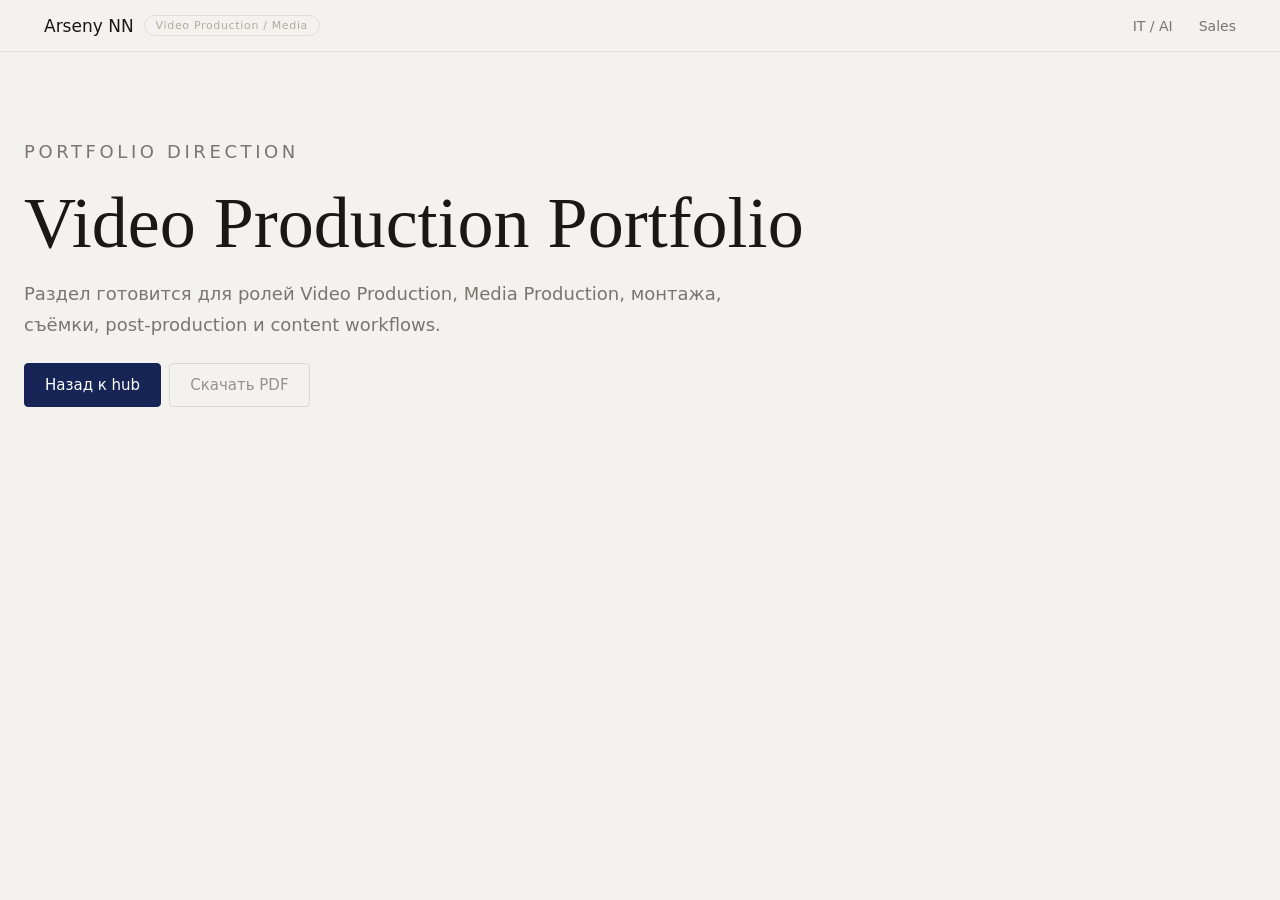
<file: video-production/index.html>
<!doctype html>
<html lang="ru">
<head>
  <meta charset="utf-8">
  <meta name="viewport" content="width=device-width, initial-scale=1">
  <meta name="description" content="Video Production / Media portfolio placeholder.">
  <title>Video Production Portfolio — Arseny NN</title>
  <link rel="icon" href="/favicon.ico" sizes="any">
  <link rel="icon" type="image/png" sizes="32x32" href="/favicon-32x32.png">
  <link rel="icon" type="image/png" sizes="16x16" href="/favicon-16x16.png">
  <link rel="apple-touch-icon" href="/apple-touch-icon.png">
  <link rel="stylesheet" href="../css/style.css?v=20261101-cover-fit">
</head>
<body class="placeholder-page">
  <nav class="site-nav" aria-label="Основная навигация">
    <a class="brand" href="/">Arseny NN</a>
    <span class="nav-badge">Video Production / Media</span>
    <div class="nav-actions"><a href="/it-ai/">IT / AI</a><a href="/sales-events/">Sales</a></div>
  </nav>
  <main class="placeholder-main">
    <p class="eyebrow">Portfolio Direction</p>
    <h1>Video Production Portfolio</h1>
    <p>Раздел готовится для ролей Video Production, Media Production, монтажа, съёмки, post-production и content workflows.</p>
    <div class="cta-row"><a class="button button-primary" href="/">Назад к hub</a><a class="button" href="../downloads/video-production-portfolio.pdf" aria-disabled="true">Скачать PDF</a></div>
  </main>
</body>
</html>
</file>
<file: css/style.css>
:root {
  --bg-page: #f3f2ee;
  --bg-card: #ffffff;
  --bg-placeholder: #ede9e0;
  --bg-hover: #faf9f6;
  --text-primary: #1a1814;
  --text-secondary: #7a7570;
  --text-muted: #b0aa9e;
  --accent-navy: #162555;
  --accent-green: #059669;
  --border: #e0ddd4;
  --border-hover: #c8c4b8;
  --border-active: #162555;
}

* {
  box-sizing: border-box;
}

html {
  scroll-behavior: smooth;
}

body {
  margin: 0;
  background: var(--bg-page);
  color: var(--text-primary);
  font-family: system-ui, -apple-system, BlinkMacSystemFont, "Segoe UI", sans-serif;
}

a {
  color: inherit;
  text-decoration: none;
}

button {
  font: inherit;
}

.site-nav {
  position: sticky;
  top: 0;
  z-index: 100;
  display: flex;
  align-items: center;
  gap: 10px;
  justify-content: space-between;
  padding: 15px 44px;
  background: rgba(243, 242, 238, 0.96);
  border-bottom: 0.5px solid var(--border);
  backdrop-filter: blur(8px);
}

.brand {
  font-size: 17px;
  font-weight: 500;
  letter-spacing: 0;
  color: var(--text-primary);
  white-space: nowrap;
}

.brand span {
  color: var(--accent-navy);
}

.nav-badge {
  margin-right: auto;
  border: 0.5px solid var(--border);
  border-radius: 20px;
  padding: 3px 11px;
  color: var(--text-muted);
  font-size: 11px;
  letter-spacing: 0.06em;
}

.nav-actions {
  display: flex;
  align-items: center;
  gap: 26px;
  color: var(--text-secondary);
  font-size: 14px;
}

.nav-actions a:hover {
  color: var(--accent-navy);
}

.nav-print {
  border: 0;
  border-radius: 3px;
  padding: 8px 16px;
  background: var(--accent-navy);
  color: #fff;
  cursor: pointer;
  font-size: 13px;
}

.hero {
  padding: 68px 48px 52px;
}

.eyebrow,
.section-label {
  margin: 0;
  color: var(--text-muted);
  font-size: 12px;
  letter-spacing: 0.16em;
  text-transform: uppercase;
}

.eyebrow {
  margin-bottom: 18px;
  letter-spacing: 0.2em;
}

.hero-grid {
  display: grid;
  grid-template-columns: minmax(600px, 0.98fr) minmax(360px, 430px);
  gap: clamp(48px, 6vw, 108px);
  align-items: start;
  justify-content: space-between;
  margin-bottom: 22px;
}

.hero h1,
.hub-hero h1,
.placeholder-main h1 {
  margin: 0;
  color: var(--text-primary);
  font-family: Georgia, "Times New Roman", serif;
  font-size: clamp(48px, 5.8vw, 72px);
  font-weight: 400;
  line-height: 1.03;
  letter-spacing: 0;
}

.hero h1 em {
  color: var(--accent-navy);
  font-style: italic;
}

.hero h1 em.secondary {
  font-size: 0.88em;
}

.hero-accent {
  text-align: left;
}

.hero-accent span,
.hero-accent small {
  display: block;
  color: var(--text-muted);
  font-size: 11px;
  letter-spacing: 0.14em;
  text-transform: uppercase;
}

.hero-accent strong {
  display: block;
  color: var(--accent-navy);
  font-family: Georgia, "Times New Roman", serif;
  font-size: 56px;
  font-weight: 400;
  line-height: 1;
}

.hero-accent small {
  color: var(--text-secondary);
  font-size: 13px;
  letter-spacing: 0;
  text-transform: none;
}

.hero-rail {
  display: flex;
  flex-direction: column;
  gap: 34px;
  width: 100%;
  padding-top: 42px;
}

.hero-brief {
  border-top: 0.5px solid var(--border);
  padding-top: 24px;
}

.hero-brief p {
  max-width: 390px;
  margin: 0;
  color: var(--text-secondary);
  font-size: 17px;
  line-height: 1.7;
}

.hero-brief-grid {
  display: grid;
  grid-template-columns: 1fr;
  gap: 0;
  margin-top: 26px;
  border-top: 0.5px solid var(--border);
}

.hero-brief-grid span {
  display: block;
  border-bottom: 0.5px solid var(--border);
  padding: 13px 0;
  color: var(--accent-navy);
  font-family: ui-monospace, SFMono-Regular, Menlo, Monaco, Consolas, monospace;
  font-size: 13px;
}

.hero-copy {
  max-width: 680px;
  margin: 0 0 22px;
  color: var(--text-secondary);
  font-size: 18px;
  line-height: 1.75;
}

.tag-row {
  display: flex;
  flex-wrap: wrap;
  gap: 8px;
}

.tag-row.compact {
  gap: 4px;
}

.tag {
  display: inline-block;
  border-radius: 3px;
  padding: 5px 9px;
  font-size: 11px;
}

.tag-python { background: #eef2ff; color: #3730a3; }
.tag-llm { background: #f0fdf4; color: #166534; }
.tag-tg { background: #eff6ff; color: #1e40af; }
.tag-gws { background: #fef3c7; color: #92400e; }
.tag-script { background: #fdf4ff; color: #7e22ce; }
.tag-data { background: #f1f5f9; color: #475569; }
.tag-parse { background: #fff7ed; color: #9a3412; }

.cta-row {
  display: flex;
  flex-wrap: wrap;
  gap: 8px;
  margin-top: 22px;
}

.button {
  display: inline-flex;
  align-items: center;
  justify-content: center;
  min-height: 44px;
  border: 0.5px solid var(--border-hover);
  border-radius: 4px;
  padding: 12px 20px;
  background: transparent;
  color: #444;
  cursor: pointer;
  font-size: 15px;
}

.button-primary {
  border-color: var(--accent-navy);
  background: var(--accent-navy);
  color: #fff;
}

.button[aria-disabled="true"] {
  opacity: 0.55;
  cursor: not-allowed;
}

.metrics-strip {
  display: grid;
  grid-template-columns: repeat(5, 1fr);
  border-top: 0.5px solid var(--border);
  border-bottom: 0.5px solid var(--border);
  background: var(--bg-card);
}

.metric {
  padding: 22px 24px;
  border-right: 0.5px solid var(--border);
}

.metric:last-child {
  border-right: 0;
}

.metric span,
.metric small {
  display: block;
  color: var(--text-muted);
  font-size: 11px;
  letter-spacing: 0.1em;
  text-transform: uppercase;
}

.metric strong {
  display: block;
  color: var(--text-primary);
  font-family: Georgia, "Times New Roman", serif;
  font-size: 34px;
  font-weight: 400;
}

.metric .navy {
  color: var(--accent-navy);
  letter-spacing: 0;
  text-transform: none;
}

.metric .green,
.green {
  color: var(--accent-green);
}

.projects-section {
  padding: 48px;
}

.section-head {
  display: flex;
  align-items: baseline;
  justify-content: space-between;
  gap: 20px;
  margin-bottom: 18px;
}

.section-hint,
.muted-note {
  margin: 0;
  color: var(--text-muted);
  font-size: 13px;
}

.bento-grid {
  display: grid;
  grid-template-columns: repeat(3, 1fr);
  gap: 10px;
}

.project-card {
  border: 0.5px solid var(--border);
  border-radius: 8px;
  padding: 28px;
  background: var(--bg-card);
  cursor: pointer;
  transition: background 0.12s, border-color 0.12s;
}

.project-card:hover {
  border-color: var(--border-hover);
  background: var(--bg-hover);
}

.project-card.active {
  border: 1.5px solid var(--border-active);
}

.project-card.featured {
  grid-column: span 2;
  grid-row: span 2;
  display: flex;
  flex-direction: column;
  justify-content: space-between;
  min-height: 360px;
}

.project-card.horizontal {
  grid-column: span 2;
  display: flex;
  gap: 20px;
  align-items: flex-start;
  justify-content: space-between;
}

.card-top {
  display: flex;
  align-items: flex-start;
  justify-content: space-between;
  margin-bottom: 14px;
}

.arrow {
  color: var(--border-hover);
  font-size: 16px;
}

.project-card h2 {
  margin: 10px 0 7px;
  color: var(--text-primary);
  font-size: 18px;
  font-weight: 500;
  line-height: 1.3;
  letter-spacing: 0;
}

.project-card.featured h2 {
  font-size: 26px;
  line-height: 1.25;
}

.project-card p {
  margin: 0 0 10px;
  color: var(--text-secondary);
  font-size: 15px;
  line-height: 1.65;
}

.project-card.featured p {
  font-size: 17px;
  line-height: 1.68;
}

.card-results {
  display: flex;
  flex-wrap: wrap;
  gap: 20px;
  border-top: 0.5px solid var(--bg-placeholder);
  padding-top: 14px;
}

.card-results strong {
  display: block;
  color: var(--accent-navy);
  font-family: Georgia, "Times New Roman", serif;
  font-size: 24px;
  font-weight: 400;
}

.card-results span,
.result-hint {
  display: block;
  color: var(--text-muted);
  font-size: 12px;
}

.result-hint {
  border-top: 0.5px solid var(--bg-placeholder);
  padding-top: 8px;
}

.purple {
  color: #7e22ce;
}

.detail-panel {
  display: none;
  border-top: 0.5px solid var(--border);
  padding: 48px;
  background: var(--bg-card);
}

.detail-panel.open {
  display: block;
  animation: slideDown 0.2s ease;
}

@keyframes slideDown {
  from { opacity: 0; transform: translateY(-8px); }
  to { opacity: 1; transform: translateY(0); }
}

.detail-head {
  display: flex;
  align-items: flex-start;
  justify-content: space-between;
  gap: 20px;
  margin-bottom: 28px;
}

.detail-head h2 {
  max-width: 700px;
  margin: 8px 0 0;
  font-family: Georgia, "Times New Roman", serif;
  font-size: 36px;
  font-weight: 400;
  line-height: 1.2;
}

.close-button {
  min-height: auto;
  border-radius: 3px;
  padding: 9px 16px;
  color: var(--text-secondary);
  font-size: 13px;
  white-space: nowrap;
}

.detail-photos {
  display: grid;
  gap: 10px;
  margin-bottom: 28px;
}

.photo-placeholder {
  display: flex;
  flex-direction: column;
  align-items: center;
  justify-content: center;
  gap: 8px;
  border-radius: 6px;
  background: var(--bg-placeholder);
}

.ph-label {
  color: #b8b2a8;
  font-size: 11px;
  letter-spacing: 0.12em;
  text-transform: uppercase;
}

.ph-hint {
  color: #c8c3ba;
  font-size: 11px;
}

.problem-grid {
  display: grid;
  grid-template-columns: 1fr 1fr;
  gap: 24px;
  margin-bottom: 22px;
}

.problem-grid p:last-child {
  margin: 8px 0 0;
  color: #444;
  font-size: 17px;
  line-height: 1.75;
}

.flow-row,
.pattern-row {
  display: flex;
  flex-wrap: wrap;
  align-items: center;
  gap: 4px;
}

.flow-row {
  margin: 10px 0 20px;
}

.flow-node {
  border: 0.5px solid var(--border);
  border-radius: 3px;
  padding: 7px 12px;
  background: #faf9f7;
  color: #555;
  font-family: ui-monospace, SFMono-Regular, Menlo, Monaco, Consolas, monospace;
  font-size: 12px;
}

.flow-arrow {
  color: #c8c3bc;
  font-size: 16px;
  padding: 0 2px;
}

.flow-node.purple { border-color: #e9d5ff; color: #7e22ce; }
.flow-node.green { border-color: #bbf7d0; color: #166534; }
.flow-node.amber { border-color: #fed7aa; color: #9a3412; }
.flow-node.blue { border-color: #bfdbfe; color: #1e40af; }

.detail-results {
  display: flex;
  flex-wrap: wrap;
  gap: 12px;
  margin-bottom: 20px;
}

.result-card {
  border: 0.5px solid var(--border);
  border-radius: 4px;
  padding: 15px 18px;
  background: #faf9f6;
}

.result-number {
  color: var(--accent-navy);
  font-family: Georgia, "Times New Roman", serif;
  font-size: 26px;
}

.result-label {
  margin-top: 2px;
  color: var(--text-muted);
  font-size: 12px;
}

.detail-stack {
  display: flex;
  flex-wrap: wrap;
  gap: 5px;
  margin-bottom: 16px;
}

.detail-github,
.detail-github a {
  color: var(--accent-navy);
  font-size: 14px;
}

.architecture-section,
.stack-section,
.contact-section {
  border-top: 0.5px solid var(--border);
  padding: 44px 48px;
}

.architecture-section,
.contact-section {
  background: var(--bg-card);
}

.architecture-section .section-label,
.stack-section .section-label {
  margin-bottom: 16px;
}

.pattern-row {
  margin-top: 7px;
}

.stack-row {
  display: flex;
  gap: 12px;
  align-items: baseline;
  margin-top: 10px;
}

.stack-row > span {
  min-width: 180px;
  color: var(--text-muted);
  font-size: 14px;
}

.stack-row > div {
  display: flex;
  flex-wrap: wrap;
  gap: 4px;
}

.contact-section {
  display: flex;
  align-items: center;
  justify-content: space-between;
  gap: 24px;
}

.contact-section h2 {
  margin: 0;
  font-family: Georgia, "Times New Roman", serif;
  font-size: 34px;
  font-weight: 400;
}

.contact-section p {
  margin: 6px 0 0;
  color: var(--text-muted);
  font-size: 16px;
}

.contact-links {
  display: flex;
  flex-direction: column;
  gap: 6px;
  margin-top: 12px;
}

.contact-links a {
  color: var(--accent-navy);
  font-size: 16px;
}

.hub-main,
.placeholder-main {
  width: min(1240px, calc(100% - 48px));
  margin: 0 auto;
}

.hub-hero {
  padding: 84px 0 34px;
}

.hub-lead,
.placeholder-main p {
  max-width: 760px;
  color: var(--text-secondary);
  font-size: 18px;
  line-height: 1.75;
}

.hub-grid {
  display: grid;
  grid-template-columns: repeat(3, 1fr);
  gap: 10px;
  padding-bottom: 48px;
}

.hub-card {
  display: flex;
  min-height: 300px;
  flex-direction: column;
  justify-content: space-between;
  border: 0.5px solid var(--border);
  border-radius: 8px;
  padding: 28px;
  background: var(--bg-card);
}

.hub-card:hover {
  border-color: var(--border-hover);
  background: var(--bg-hover);
}

.hub-card.primary {
  border-color: var(--accent-navy);
}

.card-kicker {
  color: var(--text-muted);
  font-size: 12px;
  letter-spacing: 0.16em;
}

.hub-card h2 {
  margin: 16px 0 8px;
  font-family: Georgia, "Times New Roman", serif;
  font-size: 34px;
  font-weight: 400;
  line-height: 1.15;
}

.hub-card p {
  margin: 0;
  color: var(--text-secondary);
  font-size: 17px;
  line-height: 1.62;
}

.card-link {
  margin-top: 24px;
  color: var(--accent-navy);
  font-size: 15px;
}

.placeholder-main {
  padding: 84px 0;
}

@media (max-width: 768px) {
  .site-nav {
    padding: 14px 20px;
  }

  .nav-actions a {
    display: none;
  }

  .nav-badge {
    display: none;
  }

  .hero,
  .projects-section,
  .detail-panel,
  .architecture-section,
  .stack-section,
  .contact-section {
    padding-left: 20px;
    padding-right: 20px;
  }

  .hero {
    padding-top: 54px;
    padding-bottom: 38px;
  }

  .hero-grid {
    grid-template-columns: 1fr;
  }

  .hero h1 {
    font-size: 42px;
  }

  .hub-hero h1,
  .placeholder-main h1 {
    font-size: 42px;
  }

  .hero-copy,
  .hub-lead,
  .placeholder-main p {
    font-size: 17px;
    line-height: 1.68;
  }

  .hero-rail {
    display: none;
  }

  .metrics-strip {
    grid-template-columns: repeat(3, 1fr);
  }

  .metric {
    padding: 18px 16px;
  }

  .metric strong {
    font-size: 28px;
  }

  .metric:nth-child(3) {
    border-right: 0;
  }

  .bento-grid,
  .hub-grid {
    grid-template-columns: 1fr 1fr;
  }

  .project-card.featured,
  .project-card.horizontal {
    grid-column: span 2;
  }

  .project-card {
    padding: 24px;
  }

  .project-card.featured {
    min-height: 0;
  }

  .project-card h2 {
    font-size: 18px;
  }

  .project-card.featured h2 {
    font-size: 24px;
  }

  .project-card p,
  .project-card.featured p {
    font-size: 15px;
  }

  .project-card.horizontal,
  .problem-grid,
  .contact-section {
    flex-direction: column;
    grid-template-columns: 1fr;
  }

  .detail-photos {
    grid-template-columns: 1fr !important;
  }

  .stack-row {
    flex-direction: column;
    gap: 5px;
  }

  .hub-card {
    min-height: 260px;
    padding: 24px;
  }

  .hub-card h2 {
    font-size: 28px;
  }

  .hub-card p {
    font-size: 16px;
  }
}

@media (max-width: 520px) {
  .metrics-strip,
  .bento-grid,
  .hub-grid {
    grid-template-columns: 1fr;
  }

  .project-card.featured,
  .project-card.horizontal {
    grid-column: span 1;
  }

  .section-head,
  .detail-head {
    align-items: flex-start;
    flex-direction: column;
  }

  .site-nav {
    gap: 8px;
  }

  .brand {
    font-size: 16px;
  }

  .hero h1,
  .hub-hero h1,
  .placeholder-main h1 {
    font-size: 38px;
  }

  .metrics-strip {
    grid-template-columns: 1fr 1fr;
  }

  .metric:nth-child(3) {
    border-right: 0.5px solid var(--border);
  }

  .metric:nth-child(2n) {
    border-right: 0;
  }

  .detail-head h2 {
    font-size: 30px;
  }

  .problem-grid p:last-child {
    font-size: 16px;
  }
}

@media print {
  nav {
    position: static;
  }

  .project-card {
    border: 0.5px solid #ccc !important;
    cursor: default;
  }

  #detail-panel {
    display: block !important;
  }

  .photo-placeholder {
    border: 1px dashed #ccc;
  }

  button,
  .button,
  .cta-row,
  .nav-actions {
    display: none !important;
  }

  a[href] {
    color: inherit;
    text-decoration: none;
  }

  @page {
    margin: 20mm;
    size: A4;
  }
}

/* Wave 2: Premium Editorial AI Systems */
.ai-page {
  background: var(--bg-page);
  color: var(--text-primary);
  font-size: 18px;
  line-height: 1.6;
}

.ai-container {
  width: min(1280px, calc(100% - 72px));
  margin: 0 auto;
}

.ai-nav .nav-actions {
  gap: 22px;
}

.ai-nav .nav-print {
  display: inline-flex;
  align-items: center;
  min-height: 40px;
}

.ai-hero {
  border-bottom: 0.5px solid var(--border);
  padding: 72px 0 64px;
  background: linear-gradient(180deg, #f8f7f3 0%, var(--bg-page) 100%);
}

.hero-layout {
  display: grid;
  grid-template-columns: minmax(0, 1fr) minmax(360px, 440px);
  gap: clamp(48px, 7vw, 124px);
  align-items: end;
}

.hero-copy-block h1 {
  max-width: 860px;
  margin: 0;
  color: var(--text-primary);
  font-family: Georgia, "Times New Roman", serif;
  font-size: clamp(58px, 6.5vw, 92px);
  font-weight: 400;
  line-height: 0.98;
}

.hero-subtitle {
  max-width: 760px;
  margin: 14px 0 0;
  color: var(--accent-navy);
  font-family: Georgia, "Times New Roman", serif;
  font-size: clamp(34px, 3.4vw, 52px);
  font-style: italic;
  line-height: 1.08;
}

.hero-description {
  max-width: 760px;
  margin: 28px 0 0;
  color: var(--text-secondary);
  font-size: 20px;
  line-height: 1.75;
}

.hero-actions {
  display: flex;
  flex-wrap: wrap;
  gap: 10px;
  margin-top: 30px;
}

.hero-proof {
  border-left: 0.5px solid var(--border);
  padding-left: 34px;
}

.hero-portrait-card {
  display: none;
  overflow: hidden;
  margin: 0 0 22px;
  border: 0.5px solid var(--border);
  border-radius: 8px;
  background: #f7f6f2;
}

.hero-portrait-card img {
  display: block;
  width: 100%;
  height: auto;
  max-height: min(42vh, 430px);
  object-fit: contain;
  object-position: center;
  background: #f7f6f2;
}

.proof-label {
  margin: 0;
  color: var(--accent-navy);
  font-family: Georgia, "Times New Roman", serif;
  font-size: 25px;
  font-weight: 400;
  line-height: 1.15;
}

.proof-role {
  margin: 12px 0 28px;
  color: var(--text-secondary);
  font-size: 16px;
  line-height: 1.6;
}

.hero-result-list {
  display: grid;
  gap: 0;
  border-top: 0.5px solid var(--border);
}

.hero-result-list div {
  border-bottom: 0.5px solid var(--border);
  padding: 18px 0;
}

.hero-result-list span,
.premium-result-card span,
.case-category {
  display: block;
  color: var(--text-muted);
  font-size: 12px;
  letter-spacing: 0.13em;
  text-transform: uppercase;
}

.hero-result-list strong {
  display: block;
  margin-top: 6px;
  color: var(--text-primary);
  font-family: Georgia, "Times New Roman", serif;
  font-size: 30px;
  font-weight: 400;
  line-height: 1.1;
}

.proof-person {
  border-top: 0.5px solid var(--border);
  margin: 24px 0 0;
  padding-top: 16px;
  color: var(--text-muted);
  font-size: 13px;
  line-height: 1.5;
}

.ai-section {
  border-bottom: 0.5px solid var(--border);
  padding: 68px 0;
}

.two-column {
  display: grid;
  grid-template-columns: minmax(280px, 0.55fr) minmax(0, 1fr);
  gap: 56px;
  align-items: start;
}

.ai-section h2 {
  margin: 10px 0 0;
  color: var(--text-primary);
  font-family: Georgia, "Times New Roman", serif;
  font-size: clamp(34px, 3.5vw, 52px);
  font-weight: 400;
  line-height: 1.08;
}

.capability-grid,
.services-grid,
.architecture-grid {
  display: grid;
  grid-template-columns: repeat(2, minmax(0, 1fr));
  gap: 10px;
}

.capability-grid article,
.services-grid article,
.architecture-grid article,
.premium-result-card,
.case-card-button,
.resume-card {
  border: 0.5px solid var(--border);
  border-radius: 8px;
  background: var(--bg-card);
}

.capability-grid article,
.services-grid article,
.architecture-grid article {
  padding: 24px;
}

.capability-grid h3,
.services-grid h3,
.architecture-grid h3,
.case-detail-grid h3,
.case-outcomes h3 {
  margin: 0;
  color: var(--text-primary);
  font-size: 18px;
  font-weight: 650;
}

.capability-grid p,
.services-grid p,
.architecture-grid p {
  margin: 10px 0 0;
  color: var(--text-secondary);
  font-size: 16px;
  line-height: 1.65;
}

.section-head.editorial {
  align-items: end;
  margin-bottom: 28px;
}

.section-head.editorial h2 {
  max-width: 820px;
}

.premium-results {
  display: grid;
  grid-template-columns: repeat(5, minmax(0, 1fr));
  gap: 10px;
}

.premium-result-card {
  min-height: 220px;
  padding: 22px;
}

.premium-result-card strong {
  display: block;
  margin-top: 18px;
  color: var(--accent-navy);
  font-family: Georgia, "Times New Roman", serif;
  font-size: 30px;
  font-weight: 400;
  line-height: 1.1;
}

.premium-result-card p {
  margin: 14px 0 0;
  color: var(--text-secondary);
  font-size: 15px;
  line-height: 1.55;
}

.premium-result-card small {
  display: block;
  margin-top: 18px;
  color: var(--accent-green);
  font-size: 12px;
  text-transform: uppercase;
}

.case-grid {
  display: grid;
  grid-template-columns: repeat(4, minmax(0, 1fr));
  gap: 12px;
  align-items: start;
}

.case-card {
  min-height: 0;
}

.case-card.featured-case {
  grid-column: 1 / -1;
}

.case-card:not(.featured-case) {
  grid-column: span 2;
}

/* Нечётное число обычных карточек: последняя занимает всю строку, чтобы сетка не оставляла пустую ячейку. */
.case-card:not(.featured-case):nth-child(even):last-child {
  grid-column: 1 / -1;
}

.case-card-button {
  display: grid;
  width: 100%;
  min-height: 0;
  grid-template-rows: auto;
  gap: 22px;
  padding: 24px;
  color: inherit;
  text-align: left;
  cursor: pointer;
}

.case-card:not(.featured-case) .case-card-button {
  height: 100%;
  min-height: 305px;
  align-content: start;
}

.featured-case .case-card-button {
  grid-template-columns: minmax(0, 0.92fr) minmax(380px, 0.64fr);
  grid-template-rows: auto;
  gap: 30px;
  align-items: center;
  min-height: 0;
  padding: 28px;
}

.featured-case .case-thumb {
  min-height: 0;
}

.featured-case .proof-image img {
  min-height: 290px;
  max-height: 360px;
}

.case-card-button:hover,
.case-card.active .case-card-button {
  border-color: var(--border-active);
  background: var(--bg-hover);
}

.case-card h3 {
  margin: 12px 0 10px;
  font-family: Georgia, "Times New Roman", serif;
  font-size: 27px;
  font-weight: 400;
  line-height: 1.12;
}

.featured-case h3 {
  font-size: 42px;
}

.case-card p {
  margin: 0;
  color: var(--text-secondary);
  font-size: 16px;
  line-height: 1.62;
}

.case-results {
  display: grid;
  gap: 8px;
  margin: 18px 0 0;
  padding: 0;
  list-style: none;
}

.case-results li {
  border-top: 0.5px solid var(--border);
  padding-top: 8px;
  color: var(--text-primary);
  font-size: 14px;
  line-height: 1.45;
}

.case-stack {
  display: flex;
  flex-wrap: wrap;
  gap: 5px;
  margin-top: 18px;
}

.case-stack span {
  border-radius: 3px;
  padding: 5px 8px;
  background: #f1f5f9;
  color: #475569;
  font-size: 11px;
}

.case-thumb {
  min-height: 180px;
}

.proof-image {
  overflow: hidden;
  margin: 0;
  border: 0.5px solid var(--border);
  border-radius: 7px;
  background: #f7f6f2;
}

.proof-image[data-lightbox-src] {
  cursor: zoom-in;
}

.proof-image[data-lightbox-src]:focus-visible {
  outline: 2px solid var(--accent-navy);
  outline-offset: 3px;
}

.proof-image img {
  display: block;
  width: 100%;
  height: 100%;
  min-height: 180px;
  object-fit: cover;
  object-position: top left;
}

/* Обложки проектов: вписываются целиком, без обрезки (image.fit = "contain"). */
.proof-image-contain {
  background: #0b0b0b;
}

.proof-image-contain img {
  object-fit: contain;
  object-position: center;
}

.proof-image-contain figcaption {
  background: var(--bg-card);
}

.proof-image figcaption {
  border-top: 0.5px solid var(--border);
  padding: 9px 11px;
  color: var(--text-secondary);
  font-size: 12px;
  line-height: 1.35;
}

.proof-placeholder {
  display: flex;
  min-height: 180px;
  flex-direction: column;
  align-items: center;
  justify-content: center;
  border: 0.5px dashed var(--border-hover);
  border-radius: 7px;
  background: var(--bg-placeholder);
  color: var(--text-muted);
}

.proof-placeholder span {
  font-size: 12px;
  letter-spacing: 0.12em;
  text-transform: uppercase;
}

.proof-placeholder small {
  margin-top: 6px;
  font-size: 12px;
}

.case-detail {
  display: none;
  border-bottom: 0.5px solid var(--border);
  padding: 0 0 68px;
  background: var(--bg-card);
}

.case-detail.open {
  display: block;
}

.case-detail-card {
  padding-top: 58px;
}

.case-detail-head {
  display: grid;
  grid-template-columns: minmax(0, 1fr) auto;
  gap: 32px;
  align-items: start;
  margin-bottom: 28px;
}

.case-detail-head h2 {
  max-width: 900px;
  margin: 10px 0 0;
  font-family: Georgia, "Times New Roman", serif;
  font-size: clamp(40px, 4vw, 62px);
  font-weight: 400;
  line-height: 1.04;
}

.case-detail-head p {
  max-width: 860px;
  margin: 18px 0 0;
  color: var(--text-secondary);
  font-size: 18px;
  line-height: 1.7;
}

.proof-collage {
  display: grid;
  grid-template-columns: 1.15fr 0.85fr;
  gap: 10px;
  margin-bottom: 28px;
}

.proof-collage .proof-image img,
.proof-collage .proof-placeholder {
  min-height: 360px;
}

.case-detail-grid {
  display: grid;
  grid-template-columns: repeat(2, minmax(0, 1fr));
  gap: 10px;
  margin-bottom: 24px;
}

.case-detail-grid section,
.case-outcomes {
  border: 0.5px solid var(--border);
  border-radius: 8px;
  padding: 24px;
  background: var(--bg-page);
}

.case-detail-grid p,
.case-outcomes li {
  margin: 10px 0 0;
  color: var(--text-secondary);
  font-size: 16px;
  line-height: 1.7;
}

.case-outcomes ul {
  display: grid;
  grid-template-columns: repeat(2, minmax(0, 1fr));
  gap: 8px 20px;
  margin: 14px 0 0;
  padding-left: 20px;
}

.case-proof-gallery {
  display: grid;
  grid-template-columns: repeat(3, minmax(0, 1fr));
  gap: 10px;
  margin-top: 24px;
}

.case-video-section {
  margin-top: 28px;
}

.video-grid {
  display: grid;
  gap: 10px;
}

.proof-video {
  overflow: hidden;
  margin: 0;
  border: 0.5px solid var(--border);
  border-radius: 8px;
  background: #111;
}

.proof-video video {
  display: block;
  width: 100%;
  max-height: 620px;
  background: #111;
}

.proof-video figcaption a {
  color: var(--accent-navy);
  text-decoration: none;
  white-space: nowrap;
}

.proof-video figcaption a:hover {
  text-decoration: underline;
}

/* Вертикальное видео с телефона: узкая колонка вместо растянутого кадра. */
.proof-video.proof-video-portrait {
  justify-self: start;
  width: min(100%, 360px);
}

.proof-video-portrait video {
  max-height: none;
  aspect-ratio: 540 / 1170;
}

.proof-video figcaption {
  border-top: 0.5px solid var(--border);
  padding: 12px 14px;
  background: var(--bg-card);
  color: var(--text-secondary);
  font-size: 14px;
  line-height: 1.45;
}

.case-channel-link {
  display: grid;
  gap: 5px;
  max-width: 760px;
  margin: -8px 0 28px;
  padding: 16px 18px;
  border: 0.5px solid var(--border);
  border-radius: 8px;
  background: #faf9f6;
  color: var(--text-primary);
  text-decoration: none;
  transition: border-color 0.14s ease, background 0.14s ease;
}

.case-channel-link:hover {
  border-color: var(--border-hover);
  background: var(--bg-hover);
}

.case-channel-link span {
  color: var(--text-muted);
  font-size: 10px;
  letter-spacing: 0.14em;
  text-transform: uppercase;
}

.case-channel-link strong {
  color: var(--text-primary);
  font-size: 15px;
  font-weight: 600;
  line-height: 1.45;
}

.case-channel-link em {
  color: var(--accent-navy);
  font-size: 13px;
  font-style: normal;
}

.system-modules {
  margin-top: 34px;
}

/* Файлы проекта (конфиги для просмотра/скачивания) — визуально как module-card. */
.case-files {
  margin-top: 34px;
}

.case-files-grid {
  display: grid;
  grid-template-columns: repeat(2, minmax(0, 1fr));
  gap: 10px;
}

.case-file-card {
  display: grid;
  gap: 10px;
  align-content: start;
  border: 0.5px solid var(--border);
  border-radius: 8px;
  padding: 22px;
  background: var(--bg-page);
}

.case-file-card h4 {
  margin: 0;
  color: var(--accent-navy);
  font-size: 15px;
  font-weight: 700;
  letter-spacing: -0.015em;
}

.case-file-card p {
  margin: 0;
  color: var(--text-secondary);
  font-size: 14px;
  line-height: 1.55;
}

.case-file-card code {
  justify-self: start;
  padding: 3px 7px;
  border-radius: 4px;
  background: var(--bg-card);
  color: var(--text-primary);
  font-size: 12px;
}

.case-file-actions {
  display: flex;
  flex-wrap: wrap;
  gap: 8px;
  margin-top: 4px;
}

.case-file-actions a {
  padding: 7px 12px;
  border: 0.5px solid var(--border);
  border-radius: 6px;
  background: var(--bg-card);
  color: var(--accent-navy);
  font-size: 13px;
  text-decoration: none;
  transition: border-color 0.14s ease, background 0.14s ease;
}

.case-file-actions a:hover {
  border-color: var(--border-hover);
  background: var(--bg-hover);
}

@media (max-width: 768px) {
  .case-files-grid {
    grid-template-columns: 1fr;
  }
}

.case-section-head {
  display: grid;
  gap: 8px;
  max-width: 860px;
  margin-bottom: 18px;
}

.case-section-head h3 {
  margin: 0;
  font-family: Georgia, "Times New Roman", serif;
  font-size: clamp(28px, 3vw, 42px);
  font-weight: 400;
  letter-spacing: -0.035em;
  line-height: 1.08;
}

.module-grid {
  display: grid;
  grid-template-columns: repeat(3, minmax(0, 1fr));
  gap: 10px;
}

.module-card {
  border: 0.5px solid var(--border);
  border-radius: 8px;
  padding: 22px;
  background: var(--bg-page);
}

.module-card h4 {
  margin: 0 0 14px;
  color: var(--accent-navy);
  font-size: 15px;
  font-weight: 700;
  letter-spacing: -0.015em;
}

.module-card ul {
  display: grid;
  gap: 9px;
  margin: 0;
  padding-left: 18px;
}

.module-card li {
  color: var(--text-secondary);
  font-size: 14px;
  line-height: 1.55;
}

.technical-scope {
  margin-top: 18px;
  border: 0.5px solid var(--border);
  border-radius: 8px;
  background: #faf9f6;
}

.technical-scope summary {
  cursor: pointer;
  padding: 18px 22px;
  color: var(--accent-navy);
  font-size: 14px;
  font-weight: 650;
  letter-spacing: -0.01em;
}

.technical-scope ul {
  display: grid;
  grid-template-columns: repeat(2, minmax(0, 1fr));
  gap: 8px 24px;
  margin: 0;
  padding: 0 24px 22px 42px;
}

.technical-scope li {
  color: var(--text-secondary);
  font-size: 13px;
  line-height: 1.55;
}

.lightbox-open {
  overflow: hidden;
}

.image-lightbox {
  position: fixed;
  inset: 0;
  z-index: 1000;
  display: none;
  padding: 28px;
}

.image-lightbox.open {
  display: grid;
  place-items: center;
}

.lightbox-backdrop {
  position: absolute;
  inset: 0;
  border: 0;
  background: rgba(26, 24, 20, 0.72);
  cursor: zoom-out;
}

.lightbox-frame {
  position: relative;
  z-index: 1;
  display: grid;
  grid-template-rows: minmax(0, 1fr) auto;
  width: min(1180px, 94vw);
  max-height: 92vh;
  margin: 0;
  overflow: hidden;
  border: 0.5px solid rgba(255, 255, 255, 0.34);
  border-radius: 10px;
  background: var(--bg-card);
  box-shadow: 0 28px 90px rgba(0, 0, 0, 0.32);
}

.lightbox-frame img {
  display: block;
  width: 100%;
  height: 100%;
  max-height: calc(92vh - 74px);
  object-fit: contain;
  background: #111;
}

.lightbox-frame figcaption {
  border-top: 0.5px solid var(--border);
  padding: 14px 18px;
  color: var(--text-secondary);
  font-size: 14px;
  line-height: 1.45;
}

.lightbox-close {
  position: absolute;
  top: 12px;
  right: 12px;
  z-index: 2;
  width: 34px;
  height: 34px;
  border: 0.5px solid rgba(255, 255, 255, 0.38);
  border-radius: 50%;
  background: rgba(26, 24, 20, 0.72);
  color: #fff;
  cursor: pointer;
  font-size: 22px;
  line-height: 1;
}

.case-detail-footer {
  display: flex;
  align-items: flex-start;
  justify-content: space-between;
  gap: 24px;
  border-top: 0.5px solid var(--border);
  margin-top: 28px;
  padding-top: 18px;
}

.case-detail-footer p,
.case-detail-footer a {
  color: var(--text-secondary);
  font-size: 13px;
}

.architecture-premium h2,
.services-section h2 {
  max-width: 820px;
  margin-bottom: 28px;
}

.mini-flow {
  display: flex;
  flex-wrap: wrap;
  gap: 5px;
  margin-top: 18px;
}

.mini-flow span {
  border: 0.5px solid var(--border);
  border-radius: 3px;
  padding: 6px 9px;
  background: #faf9f7;
  color: var(--accent-navy);
  font-family: ui-monospace, SFMono-Regular, Menlo, Monaco, Consolas, monospace;
  font-size: 12px;
}

.stack-columns {
  display: grid;
  gap: 0;
  border-top: 0.5px solid var(--border);
}

.stack-columns div {
  display: grid;
  grid-template-columns: 180px 1fr;
  gap: 24px;
  border-bottom: 0.5px solid var(--border);
  padding: 18px 0;
}

.stack-columns span {
  color: var(--accent-navy);
  font-weight: 650;
}

.stack-columns p {
  margin: 0;
  color: var(--text-secondary);
}

.resume-card {
  display: grid;
  grid-template-columns: minmax(0, 1fr) minmax(320px, 0.65fr);
  gap: 42px;
  padding: 32px;
}

.resume-card h2 {
  margin-top: 8px;
}

.resume-card p,
.resume-card li,
.contact-premium p {
  color: var(--text-secondary);
  font-size: 17px;
  line-height: 1.65;
}

.resume-card ul {
  margin: 0;
  padding-left: 20px;
}

.contact-layout {
  display: grid;
  grid-template-columns: minmax(0, 1fr) minmax(340px, 0.42fr);
  gap: 48px;
  align-items: center;
}

.contact-list {
  display: grid;
  gap: 10px;
}

.channel-card {
  position: relative;
  display: grid;
  grid-template-columns: 64px minmax(0, 1fr) auto;
  gap: 16px;
  align-items: center;
  width: min(100%, 560px);
  margin-top: 24px;
  padding: 14px 16px 14px 14px;
  border: 0.5px solid var(--border);
  border-radius: 8px;
  background: rgba(255, 255, 255, 0.56);
  color: var(--text-primary);
  text-decoration: none;
  transition: background 0.14s ease, border-color 0.14s ease, transform 0.14s ease;
}

.channel-card:hover {
  border-color: var(--border-hover);
  background: var(--bg-hover);
  transform: translateY(-1px);
}

.channel-card img {
  width: 64px;
  height: 64px;
  border-radius: 16px;
  object-fit: cover;
  border: 0.5px solid var(--border);
  background: var(--bg-placeholder);
}

.channel-copy {
  display: grid;
  gap: 3px;
  min-width: 0;
}

.channel-label {
  color: var(--text-muted);
  font-size: 10px;
  letter-spacing: 0.16em;
  text-transform: uppercase;
}

.channel-copy strong {
  color: var(--text-primary);
  font-family: Georgia, 'Times New Roman', serif;
  font-size: 24px;
  font-weight: 400;
  letter-spacing: -0.035em;
  line-height: 1.1;
}

.channel-copy span:last-child {
  color: var(--text-secondary);
  font-size: 14px;
  line-height: 1.45;
}

.channel-arrow {
  align-self: start;
  color: var(--text-muted);
  font-size: 16px;
  line-height: 1;
}

.quiet-link {
  color: var(--text-secondary);
  font-size: 14px;
}

.pdf-export {
  display: none;
}

.pdf-mode {
  background: #fff;
}

/* Sales / Account / Events */
.sales-page .sales-hero {
  background: linear-gradient(180deg, #f8f7f3 0%, #f2f0ea 100%);
}

.sales-page .hero-copy-block h1 {
  max-width: 940px;
  font-size: clamp(52px, 5.7vw, 84px);
}

.sales-page .hero-subtitle {
  max-width: 820px;
  color: #7a4f1d;
}

.sales-page .button-primary,
.sales-page .nav-print {
  border-color: #7a4f1d;
  background: #7a4f1d;
}

.sales-page .proof-label,
.sales-page .premium-result-card strong,
.sales-page .case-stack span,
.sales-page .mini-flow span {
  color: #7a4f1d;
}

.sales-page .case-stack span,
.sales-page .mini-flow span {
  background: #fff7ed;
}

.sales-page .sales-results {
  grid-template-columns: repeat(5, minmax(0, 1fr));
}

.sales-process-section h2 {
  max-width: 880px;
  margin-bottom: 24px;
}

.sales-process {
  display: flex;
  flex-wrap: wrap;
  gap: 6px;
  margin: 0 0 28px;
}

.sales-process span {
  border: 0.5px solid var(--border);
  border-radius: 3px;
  padding: 8px 11px;
  background: #faf9f7;
  color: #7a4f1d;
  font-family: ui-monospace, SFMono-Regular, Menlo, Monaco, Consolas, monospace;
  font-size: 12px;
}

.sales-feature-case {
  display: grid;
  grid-template-columns: minmax(0, 1fr) minmax(340px, 0.5fr);
  gap: 28px;
  align-items: stretch;
  margin-bottom: 12px;
  border: 0.5px solid var(--border);
  border-radius: 8px;
  padding: 30px;
  background: var(--bg-card);
}

.sales-feature-case h3,
.sales-case-card h3,
.sales-column-list h3 {
  margin: 12px 0 10px;
  font-family: Georgia, "Times New Roman", serif;
  font-size: clamp(28px, 3vw, 44px);
  font-weight: 400;
  line-height: 1.1;
}

.sales-feature-case p,
.sales-case-card p,
.sales-column-list p,
.sales-column-list li {
  color: var(--text-secondary);
  font-size: 16px;
  line-height: 1.68;
}

.sales-proof-placeholder {
  display: flex;
  min-height: 100%;
  flex-direction: column;
  justify-content: center;
  margin: 0;
  border: 0.5px dashed var(--border-hover);
  border-radius: 8px;
  padding: 28px;
  background: var(--bg-placeholder);
}

.sales-proof-placeholder span {
  color: var(--text-muted);
  font-size: 12px;
  letter-spacing: 0.14em;
  text-transform: uppercase;
}

.sales-proof-placeholder figcaption {
  margin-top: 10px;
  color: var(--text-secondary);
  font-size: 14px;
  line-height: 1.5;
}

.sales-g20-proof {
  display: grid;
  grid-template-columns: 1fr 1fr;
  gap: 8px;
  align-content: stretch;
}

.sales-g20-proof figure {
  overflow: hidden;
  margin: 0;
  border: 0.5px solid var(--border);
  border-radius: 8px;
  background: #f7f6f2;
}

.sales-g20-proof figure:first-child {
  grid-column: 1 / -1;
}

.sales-g20-proof img {
  display: block;
  width: 100%;
  height: 170px;
  object-fit: cover;
  object-position: top left;
}

.sales-g20-proof figure:first-child img {
  height: 240px;
}

.sales-g20-proof figcaption {
  border-top: 0.5px solid var(--border);
  padding: 9px 11px;
  color: var(--text-secondary);
  font-size: 12px;
  line-height: 1.35;
}

.sales-case-grid {
  display: grid;
  grid-template-columns: repeat(2, minmax(0, 1fr));
  gap: 12px;
}

.sales-case-card {
  border: 0.5px solid var(--border);
  border-radius: 8px;
  padding: 26px;
  background: var(--bg-card);
}

.sales-case-card dl {
  display: grid;
  grid-template-columns: repeat(2, minmax(0, 1fr));
  gap: 8px;
  margin: 22px 0 0;
}

.sales-case-card dl div {
  border-top: 0.5px solid var(--border);
  padding-top: 10px;
}

.sales-case-card dt {
  color: var(--text-muted);
  font-size: 11px;
  letter-spacing: 0.12em;
  text-transform: uppercase;
}

.sales-case-card dd {
  margin: 4px 0 0;
  color: var(--text-primary);
  font-family: Georgia, "Times New Roman", serif;
  font-size: 24px;
  line-height: 1.1;
}

.sales-event-category {
  display: grid;
  grid-template-columns: minmax(0, 0.72fr) minmax(360px, 1fr);
  gap: 12px;
  margin-top: 12px;
}

.sales-media-category {
  display: grid;
  grid-template-columns: minmax(0, 0.62fr) minmax(360px, 1fr);
  gap: 12px;
}

.sales-event-main,
.sales-media-main,
.sales-event-mini {
  border: 0.5px solid var(--border);
  border-radius: 8px;
  background: var(--bg-card);
}

.sales-event-main,
.sales-media-main {
  padding: 28px;
}

.sales-event-main h3,
.sales-media-main h3 {
  margin: 12px 0 12px;
  font-family: Georgia, "Times New Roman", serif;
  font-size: clamp(32px, 3.4vw, 50px);
  font-weight: 400;
  line-height: 1.08;
}

.sales-event-main p,
.sales-media-main p,
.sales-event-mini p {
  color: var(--text-secondary);
  font-size: 16px;
  line-height: 1.65;
}

.sales-process.compact {
  margin-top: 20px;
}

.sales-event-case-list {
  display: grid;
  grid-template-columns: repeat(2, minmax(0, 1fr));
  gap: 12px;
}

.sales-media-case-list {
  display: grid;
  grid-template-columns: 1fr;
  gap: 12px;
}

.sales-event-mini {
  padding: 22px;
}

.sales-event-mini span {
  display: block;
  color: var(--text-muted);
  font-size: 11px;
  letter-spacing: 0.13em;
  text-transform: uppercase;
}

.sales-event-mini strong {
  display: block;
  margin-top: 10px;
  color: var(--text-primary);
  font-family: Georgia, "Times New Roman", serif;
  font-size: 23px;
  font-weight: 400;
  line-height: 1.15;
}

.sales-event-mini p {
  margin: 12px 0 0;
  font-size: 14px;
}

.sales-media-board {
  display: grid;
  grid-template-columns: minmax(0, 1.05fr) minmax(420px, 0.95fr);
  gap: 12px;
}

.sales-video-primary,
.sales-video-mini,
.sales-sound-card {
  overflow: hidden;
  border: 0.5px solid var(--border);
  border-radius: 8px;
  background: var(--bg-card);
}

.sales-video-primary {
  display: grid;
  min-height: 0;
}

.sales-video-mini img,
.sales-sound-card img {
  display: block;
  width: 100%;
  height: 100%;
  object-fit: cover;
}

.sales-video-primary > div {
  display: flex;
  flex-direction: column;
  justify-content: center;
  padding: 28px;
}

.sales-channel-card {
  display: grid;
  grid-template-columns: 54px minmax(0, 1fr);
  gap: 14px;
  align-items: center;
  border: 0.5px solid var(--border);
  border-radius: 8px;
  margin-top: 24px;
  padding: 12px;
  color: inherit;
  text-decoration: none;
  background: rgba(255, 255, 255, 0.56);
  transition: border-color 0.14s ease, background 0.14s ease;
}

.sales-channel-card:hover,
.sales-channel-card:focus-visible {
  border-color: #7a4f1d;
  background: #fff;
  outline: 0;
}

.sales-channel-card img {
  width: 54px;
  height: 54px;
  border-radius: 8px;
  object-fit: cover;
}

.sales-channel-card span {
  display: grid;
  gap: 3px;
  min-width: 0;
}

.sales-channel-card strong {
  color: var(--text-primary);
  font-size: 15px;
  line-height: 1.2;
}

.sales-channel-card small,
.sales-channel-card em,
.sales-channel-card i {
  color: var(--text-secondary);
  font-size: 12px;
  font-style: normal;
  line-height: 1.35;
}

.sales-channel-card i {
  color: #7a4f1d;
}

.sales-video-primary h3,
.sales-sound-card h3 {
  margin: 12px 0;
  font-family: Georgia, "Times New Roman", serif;
  font-size: clamp(36px, 4vw, 58px);
  font-weight: 400;
  line-height: 1.05;
}

.sales-video-primary p,
.sales-video-mini p,
.sales-sound-card p {
  color: var(--text-secondary);
  font-size: 16px;
  line-height: 1.65;
}

.sales-detail-preserve-images .proof-collage,
.sales-detail-preserve-images .case-proof-gallery {
  grid-template-columns: repeat(2, minmax(0, 1fr));
}

.sales-detail-preserve-images .proof-image {
  display: grid;
  grid-template-rows: minmax(0, auto) auto;
  background: #faf9f6;
}

.sales-detail-preserve-images .proof-image img,
.sales-detail-preserve-images .proof-collage .proof-image img {
  width: 100%;
  height: auto;
  max-height: 520px;
  min-height: 0;
  object-fit: contain;
  object-position: center;
  background: #f7f6f2;
}

.sales-detail-preserve-images .proof-image.primary img {
  max-height: 560px;
}

.sales-compact-gallery {
  display: grid;
  grid-template-columns: repeat(4, minmax(0, 1fr));
  gap: 8px;
  margin: 0 0 24px;
}

.sales-compact-gallery .proof-image {
  border-radius: 6px;
}

.sales-compact-gallery .proof-image img {
  width: 100%;
  height: 118px;
  min-height: 0;
  object-fit: contain;
  object-position: center;
  background: #f7f6f2;
}

.sales-compact-gallery .proof-image figcaption {
  padding: 7px 9px;
  font-size: 10px;
  line-height: 1.25;
}

.sales-related-cases {
  margin-top: 28px;
}

.sales-related-grid {
  display: grid;
  grid-template-columns: repeat(4, minmax(0, 1fr));
  gap: 10px;
}

.sales-related-card {
  overflow: hidden;
  border: 0.5px solid var(--border);
  border-radius: 8px;
  padding: 0;
  background: var(--bg-card);
  color: inherit;
  text-align: left;
  cursor: pointer;
}

.sales-related-card:hover {
  border-color: #7a4f1d;
  background: var(--bg-hover);
}

.sales-related-card img {
  display: block;
  width: 100%;
  height: 150px;
  object-fit: cover;
}

.sales-related-card span,
.sales-related-card strong {
  display: block;
  margin-left: 16px;
  margin-right: 16px;
}

.sales-related-card span {
  margin-top: 14px;
  color: var(--text-muted);
  font-size: 10px;
  letter-spacing: 0.13em;
  text-transform: uppercase;
}

.sales-related-card strong {
  margin-top: 7px;
  margin-bottom: 16px;
  color: var(--text-primary);
  font-family: Georgia, "Times New Roman", serif;
  font-size: 24px;
  font-weight: 400;
  line-height: 1.1;
}

.sales-video-cases {
  display: flex;
  gap: 12px;
  overflow-x: auto;
  overscroll-behavior-x: contain;
  scroll-snap-type: x mandatory;
  scrollbar-width: thin;
  padding: 0 2px 10px;
}

.sales-video-mini {
  display: grid;
  grid-template-rows: 168px minmax(0, 1fr);
  flex: 0 0 min(330px, 78vw);
  min-height: 390px;
  scroll-snap-align: start;
}

.sales-video-mini img {
  min-height: 0;
  height: 168px;
}

.sales-video-mini div {
  display: flex;
  min-width: 0;
  flex-direction: column;
  justify-content: center;
  padding: 22px 24px;
}

.sales-video-mini span {
  color: var(--text-muted);
  font-size: 11px;
  letter-spacing: 0.13em;
  text-transform: uppercase;
}

.sales-video-mini strong {
  margin-top: 10px;
  color: var(--text-primary);
  font-family: Georgia, "Times New Roman", serif;
  font-size: 26px;
  font-weight: 400;
  line-height: 1.12;
}

.sales-video-mini p {
  margin: 12px 0 0;
  font-size: 14px;
}

.sales-sound-card {
  display: grid;
  grid-column: 1 / -1;
  grid-template-columns: minmax(260px, 0.38fr) minmax(0, 1fr);
  min-height: 230px;
}

.proof-image[data-lightbox-src],
.sales-lightbox-figure,
.sales-lightbox-image {
  cursor: zoom-in;
}

.sales-link-panel {
  display: grid;
  gap: 12px;
  margin: 0 0 24px;
}

.sales-channel-card.detail {
  grid-template-columns: 64px minmax(0, 1fr);
  margin-top: 0;
  padding: 14px;
  background: #faf9f6;
}

.sales-channel-card.detail img {
  width: 64px;
  height: 64px;
}

.sales-inline-links {
  display: flex;
  flex-wrap: wrap;
  gap: 8px;
}

.sales-inline-links a,
.sales-subtle-link {
  width: fit-content;
  border: 0.5px solid var(--border);
  border-radius: 999px;
  padding: 8px 12px;
  color: var(--text-secondary);
  font-size: 12px;
  text-decoration: none;
  background: #faf9f6;
}

.sales-subtle-link {
  opacity: 0.72;
}

.sales-inline-links a:hover,
.sales-subtle-link:hover {
  border-color: #7a4f1d;
  color: #7a4f1d;
}

.sales-sound-card > div {
  display: flex;
  flex-direction: column;
  justify-content: center;
  padding: 28px;
}

.sales-column-list {
  display: grid;
  gap: 12px;
}

.sales-column-list article {
  border: 0.5px solid var(--border);
  border-radius: 8px;
  padding: 26px;
  background: var(--bg-card);
}

.sales-column-list ul {
  display: grid;
  gap: 8px;
  margin: 16px 0 0;
  padding-left: 20px;
}

.automation-side-section .button {
  margin-top: 18px;
}

.automation-side-section {
  border-block: 0.5px solid rgba(45, 65, 95, 0.16);
  background:
    linear-gradient(135deg, rgba(45, 65, 95, 0.09), rgba(122, 79, 29, 0.035) 42%, rgba(255, 255, 255, 0) 76%),
    var(--bg-secondary);
}

.automation-side-section .section-label,
.automation-side-section h2 {
  color: #2c405f;
}

.sales-clickable {
  cursor: pointer;
  transition: border-color 0.14s ease, background 0.14s ease, transform 0.14s ease;
}

.sales-clickable:hover,
.sales-clickable:focus-visible,
.sales-clickable.active {
  border-color: #7a4f1d;
  background: var(--bg-hover);
  outline: 0;
}

.sales-clickable:hover {
  transform: translateY(-1px);
}

.sales-open-hint {
  margin: 18px 0 0;
  color: #7a4f1d !important;
  font-size: 13px !important;
  font-weight: 650;
}

.sales-case-detail {
  background: var(--bg-card);
}

.sales-case-detail .proof-image img {
  object-fit: cover;
}

.pdf-mode .site-nav,
.pdf-mode main > section:not(.pdf-export) {
  display: none !important;
}

.pdf-mode .pdf-export {
  display: block;
  background: #fff;
}

.pdf-page {
  width: min(100% - 56px, 1120px);
  margin: 0 auto;
  padding: 48px 0;
  color: var(--text-primary);
}

.pdf-cover,
.pdf-section,
.pdf-project {
  border-bottom: 1px solid var(--border);
  padding: 28px 0;
}

.pdf-cover h1,
.pdf-section h2,
.pdf-project h3 {
  margin: 8px 0 0;
  font-family: Georgia, "Times New Roman", serif;
  font-weight: 400;
  letter-spacing: 0;
}

.pdf-cover h1 {
  max-width: 880px;
  font-size: 58px;
  line-height: 1.03;
}

.pdf-cover p,
.pdf-section p,
.pdf-project p,
.pdf-project li {
  color: var(--text-secondary);
  font-size: 15px;
  line-height: 1.6;
}

.pdf-contact-row {
  display: grid;
  grid-template-columns: repeat(2, minmax(0, 1fr));
  gap: 8px 18px;
  margin-top: 22px;
  color: var(--text-primary);
  font-size: 13px;
}

.pdf-results-grid,
.pdf-case-grid,
.pdf-proof-grid,
.pdf-two-column {
  display: grid;
  grid-template-columns: repeat(2, minmax(0, 1fr));
  gap: 10px;
  margin-top: 18px;
}

.pdf-results-grid article,
.pdf-case-block,
.pdf-proof-image,
.pdf-project-footer {
  border: 0.5px solid var(--border);
  border-radius: 8px;
  background: #fbfaf7;
}

.pdf-results-grid article,
.pdf-case-block {
  padding: 16px;
}

.pdf-results-grid span,
.pdf-results-grid small,
.pdf-case-block h4 {
  display: block;
  margin: 0;
  color: var(--text-muted);
  font-size: 11px;
  letter-spacing: 0.08em;
  text-transform: uppercase;
}

.pdf-results-grid strong {
  display: block;
  margin-top: 8px;
  font-family: Georgia, "Times New Roman", serif;
  font-size: 30px;
  font-weight: 400;
  line-height: 1.05;
}

.pdf-project {
  break-inside: avoid;
  page-break-inside: avoid;
}

.pdf-project-head h3 {
  max-width: 860px;
  font-size: 40px;
  line-height: 1.08;
}

.pdf-proof-image {
  overflow: hidden;
  margin: 0;
}

.pdf-proof-image img {
  display: block;
  width: 100%;
  max-height: 320px;
  object-fit: contain;
  object-position: top left;
  background: #fff;
}

.pdf-proof-image figcaption {
  border-top: 0.5px solid var(--border);
  padding: 9px 11px;
  color: var(--text-secondary);
  font-size: 12px;
  line-height: 1.35;
}

.pdf-project .system-modules,
.pdf-project .technical-scope {
  margin-top: 18px;
}

.pdf-project .technical-scope summary {
  cursor: default;
}

.pdf-project-footer {
  margin-top: 18px;
  padding: 16px;
}

.pdf-final {
  border-bottom: 0;
}

@media (min-width: 1021px) {
  .hero-portrait-card {
    display: block;
  }
}

@media (max-width: 1020px) {
  .premium-results,
  .case-proof-gallery,
  .module-grid {
    grid-template-columns: repeat(2, minmax(0, 1fr));
  }

  .case-grid {
    grid-template-columns: repeat(2, minmax(0, 1fr));
  }

  .case-card.featured-case {
    grid-column: 1 / -1;
  }

  .case-card:not(.featured-case) {
    grid-column: span 1;
  }

  .featured-case .case-card-button {
    grid-template-columns: 1fr;
    grid-template-rows: auto auto;
    min-height: 0;
  }

  .featured-case .case-thumb {
    min-height: 220px;
  }

  .featured-case .proof-image,
  .featured-case .proof-image img {
    min-height: 220px;
  }
}

@media (max-width: 768px) {
  .ai-container {
    width: min(100% - 40px, 1280px);
  }

  .ai-hero {
    padding: 54px 0 42px;
  }

  .hero-layout,
  .two-column,
  .proof-collage,
  .case-detail-grid,
  .resume-card,
  .contact-layout {
    grid-template-columns: 1fr;
  }

  .hero-copy-block h1 {
    font-size: 42px;
  }

  .hero-subtitle {
    font-size: 28px;
  }

  .hero-description {
    font-size: 17px;
  }

  .hero-proof {
    border-left: 0;
    border-top: 0.5px solid var(--border);
    padding: 24px 0 0;
  }

  .channel-card {
    grid-template-columns: 56px minmax(0, 1fr);
    gap: 14px;
    padding: 12px;
  }

  .channel-card img {
    width: 56px;
    height: 56px;
    border-radius: 14px;
  }

  .channel-copy strong {
    font-size: 22px;
  }

  .channel-arrow {
    display: none;
  }

  .capability-grid,
  .services-grid,
  .architecture-grid,
  .premium-results,
  .case-grid,
  .case-proof-gallery,
  .case-outcomes ul {
    grid-template-columns: 1fr;
  }

  .case-card.featured-case {
    grid-column: span 1;
  }

  .case-card:not(.featured-case) {
    grid-column: span 1;
  }

  .case-card-button {
    min-height: 0;
  }

  .featured-case h3,
  .case-card h3 {
    font-size: 30px;
  }

  .case-detail-head {
    grid-template-columns: 1fr;
  }

  .proof-collage .proof-image img,
  .proof-collage .proof-placeholder {
    min-height: 240px;
  }

  .module-grid,
  .technical-scope ul {
    grid-template-columns: 1fr;
  }

  .image-lightbox {
    padding: 14px;
  }

  .lightbox-frame {
    width: 96vw;
    max-height: 88vh;
  }

  .lightbox-frame img {
    max-height: calc(88vh - 92px);
  }

  .stack-columns div {
    grid-template-columns: 1fr;
    gap: 6px;
  }
}

@media (max-width: 1020px) {
  .sales-page .sales-results,
  .sales-case-grid,
  .sales-event-category,
  .sales-media-category {
    grid-template-columns: repeat(2, minmax(0, 1fr));
  }

  .sales-feature-case,
  .sales-event-category,
  .sales-media-category,
  .sales-media-board {
    grid-template-columns: 1fr;
  }

  .sales-video-primary {
    min-height: 0;
  }

  .sales-video-cases {
    width: min(100%, 100vw - 40px);
  }

  .sales-sound-card {
    grid-template-columns: 1fr;
    min-height: 0;
  }

  .sales-sound-card img {
    height: auto;
    max-height: none;
    aspect-ratio: 16 / 10;
    object-fit: cover;
  }
}

@media (max-width: 768px) {
  .sales-page .hero-copy-block h1 {
    font-size: 42px;
  }

  .sales-page .sales-results,
  .sales-case-grid,
  .sales-event-case-list,
  .sales-media-case-list,
  .sales-case-card dl {
    grid-template-columns: 1fr;
  }

  .sales-feature-case,
  .sales-case-card,
  .sales-event-main,
  .sales-media-main,
  .sales-event-mini,
  .sales-column-list article {
    padding: 22px;
  }

  .sales-g20-proof {
    grid-template-columns: 1fr;
  }

  .sales-g20-proof figure:first-child {
    grid-column: auto;
  }

  .sales-g20-proof img,
  .sales-g20-proof figure:first-child img {
    height: auto;
    max-height: 260px;
  }

  .sales-video-mini {
    flex-basis: min(310px, 82vw);
  }

  .sales-video-mini img {
    min-height: 0;
    max-height: none;
  }

  .sales-sound-card > div {
    padding: 24px;
  }

  .sales-sound-card h3 {
    margin: 8px 0 14px;
    font-size: 42px;
    line-height: 1.02;
  }

  .sales-detail-preserve-images .proof-collage,
  .sales-detail-preserve-images .case-proof-gallery,
  .sales-related-grid {
    grid-template-columns: 1fr;
  }

  .sales-compact-gallery {
    grid-template-columns: repeat(2, minmax(0, 1fr));
  }

  .sales-feature-case h3,
  .sales-case-card h3,
  .sales-event-main h3,
  .sales-media-main h3,
  .sales-column-list h3 {
    font-size: 29px;
  }
}

@media print {
  .ai-nav,
  .hero-actions,
  .case-detail-head .button,
  .contact-list .button,
  .image-lightbox {
    display: none !important;
  }

  body {
    background: #fff !important;
  }

  body.pdf-mode .pdf-export {
    display: block !important;
  }

  body.pdf-mode main > section:not(.pdf-export) {
    display: none !important;
  }

  body:not(.pdf-mode) .pdf-export {
    display: none !important;
  }

  .pdf-page {
    width: 100%;
    padding: 0;
  }

  .pdf-cover,
  .pdf-section,
  .pdf-project {
    padding: 18px 0;
  }

  .pdf-cover h1 {
    font-size: 44px;
  }

  .pdf-section h2,
  .pdf-project-head h3 {
    font-size: 28px;
  }

  .pdf-results-grid,
  .pdf-case-grid,
  .pdf-proof-grid,
  .module-grid,
  .technical-scope ul {
    grid-template-columns: repeat(2, minmax(0, 1fr));
  }

  .pdf-proof-image img {
    max-height: 220px;
  }

  .pdf-project,
  .module-card,
  .pdf-case-block,
  .pdf-proof-image,
  .technical-scope li {
    break-inside: avoid;
    page-break-inside: avoid;
  }

  a[href] {
    color: inherit;
    text-decoration: none;
  }

  @page {
    margin: 12mm;
    size: A4;
  }
}
</file>
